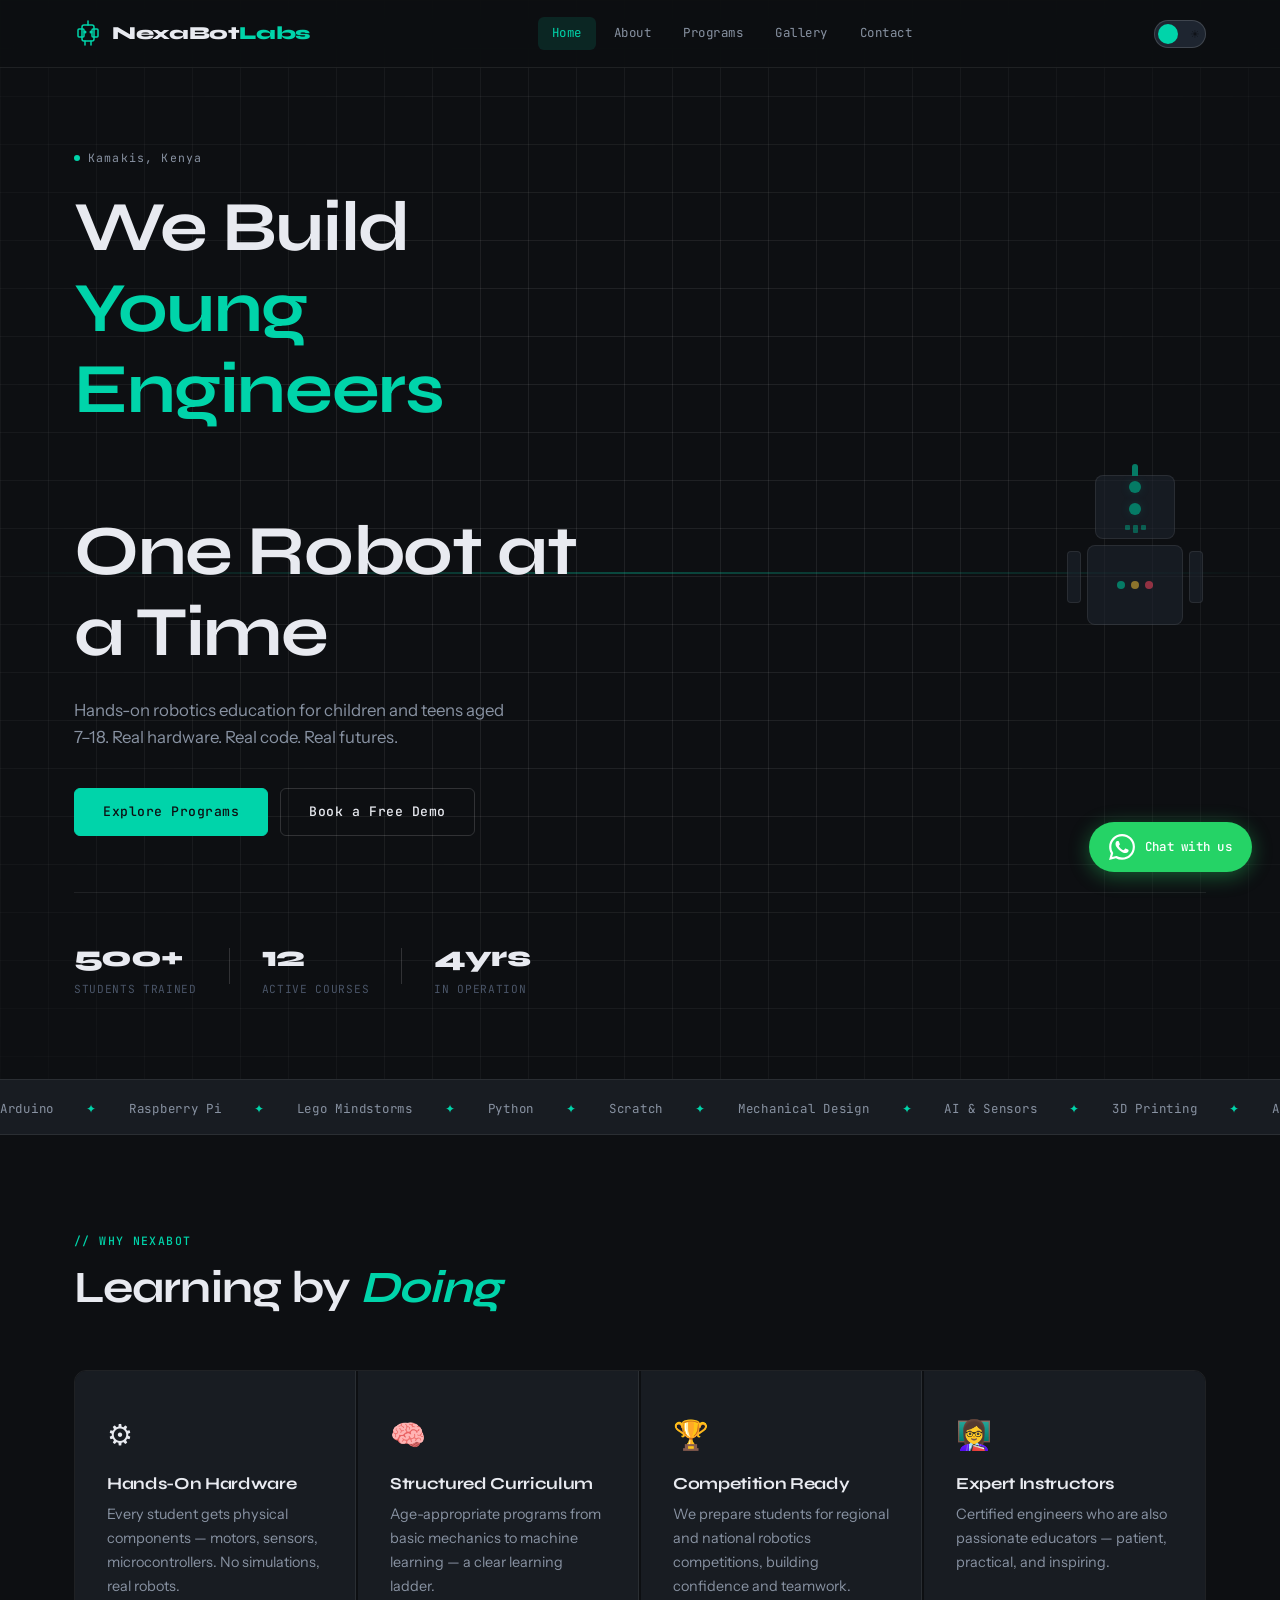
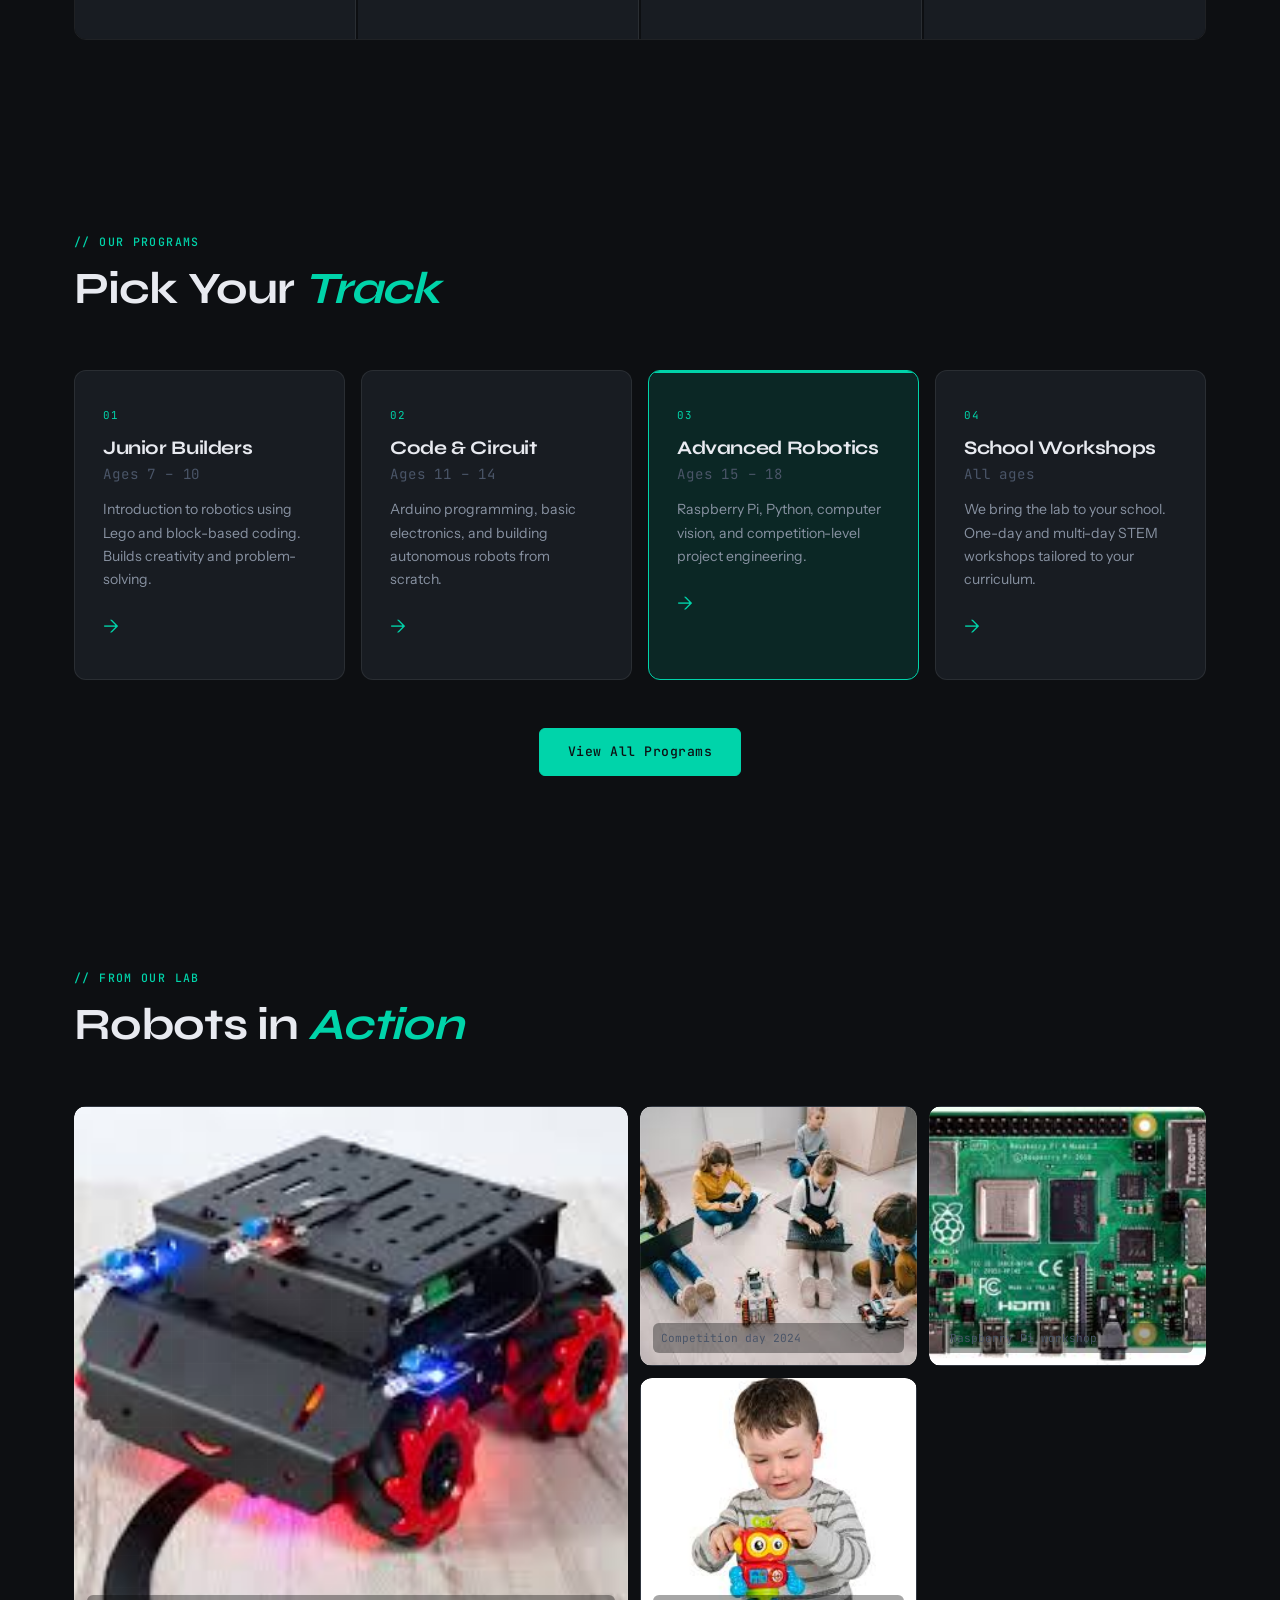
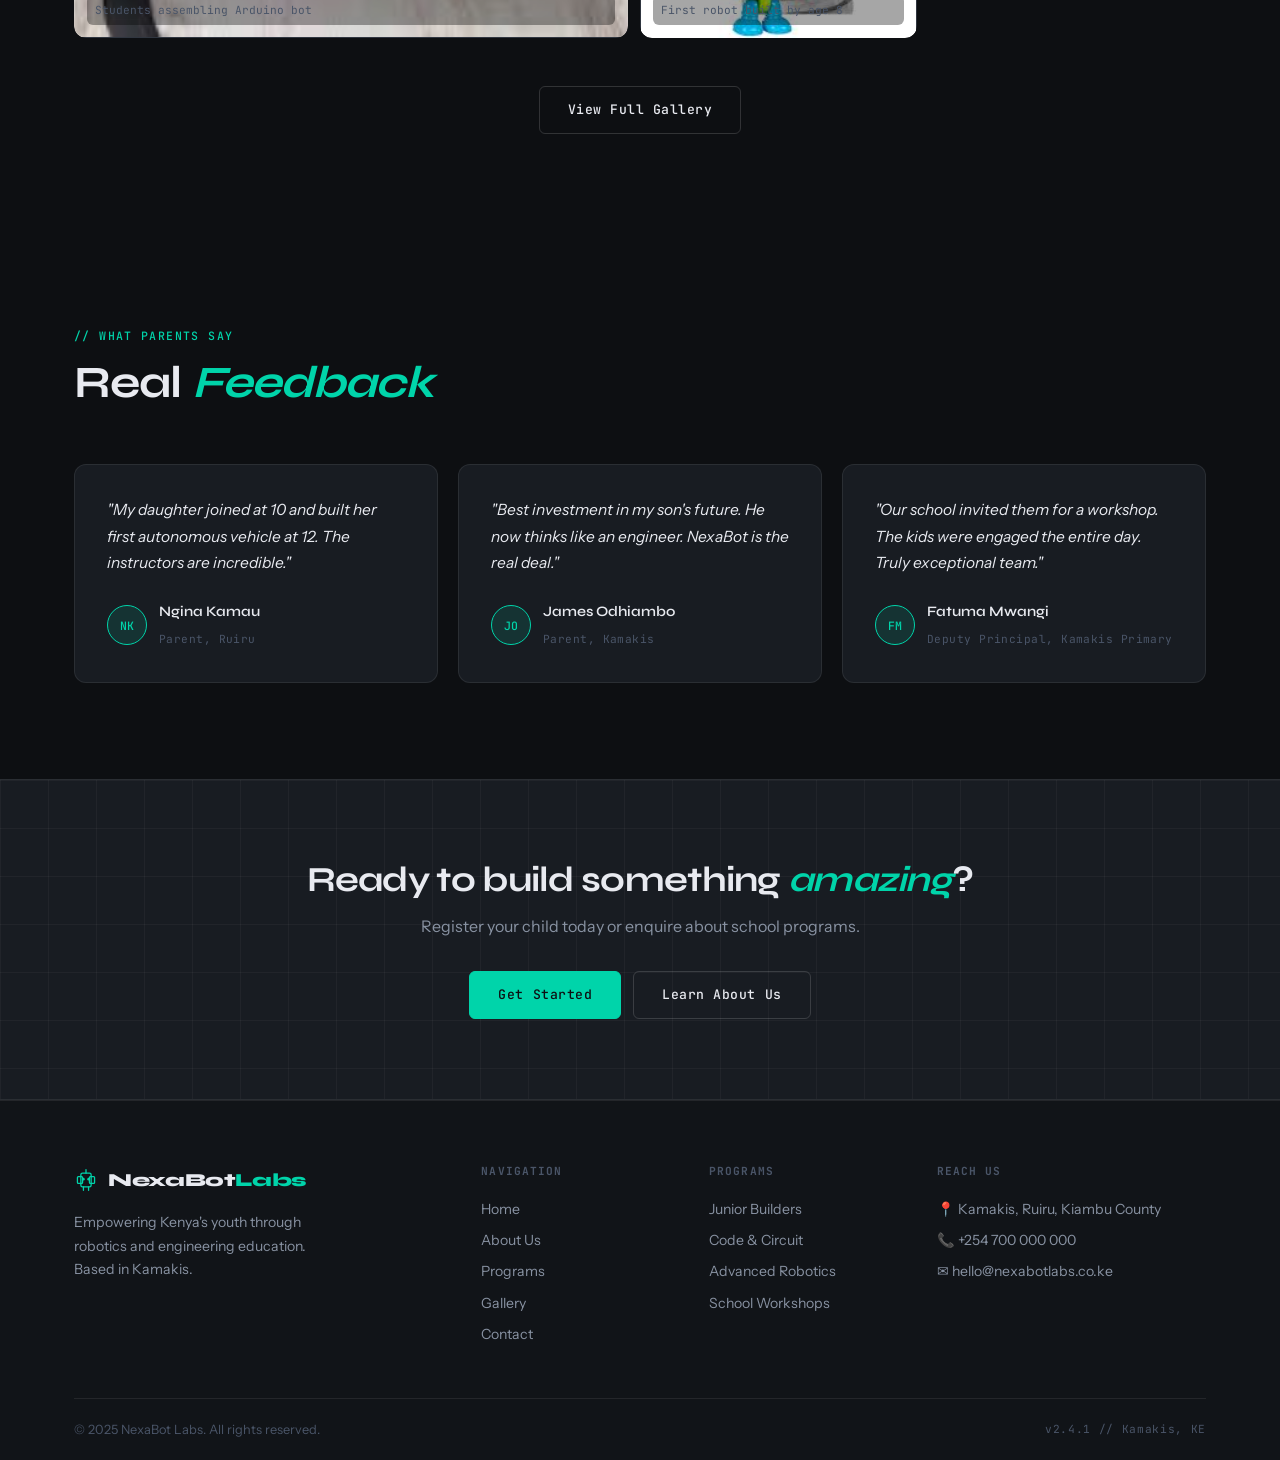
<file: index.html>
<!DOCTYPE html>
<html lang="en" data-theme="dark">
<head>
  <meta charset="UTF-8" />
  <meta name="viewport" content="width=device-width, initial-scale=1.0" />
  <title>NexaBot Labs — Robotics Education for Young Minds | Kamakis, Kenya</title>
  <meta name="description" content="NexaBot Labs empowers the next generation of engineers and innovators through hands-on robotics education in Kamakis, Kenya. Programs for ages 7–18." />
  <meta name="keywords" content="robotics Kenya, robotics Kamakis, kids robotics, STEM education Kenya, youth engineering, NexaBot Labs" />
  <meta property="og:title" content="NexaBot Labs — Robotics Education for Young Minds" />
  <meta property="og:description" content="Hands-on robotics programs for youth in Kamakis, Kenya. Building tomorrow's engineers today." />
  <meta property="og:type" content="website" />
  <link rel="canonical" href="https://www.nexabotlabs.co.ke/" />
  <link rel="stylesheet" href="styles.css" />
  <link rel="preconnect" href="https://fonts.googleapis.com" />
  <link rel="preconnect" href="https://fonts.gstatic.com" crossorigin />
  <link href="https://fonts.googleapis.com/css2?family=Syne:wght@400;600;700;800&family=JetBrains+Mono:wght@300;400;500&family=Instrument+Sans:ital,wght@0,400;0,500;1,400&display=swap" rel="stylesheet" />
</head>
<body>

  <!-- NAVBAR -->
  <header class="navbar" id="navbar">
    <div class="nav-inner">
      <a href="index.html" class="nav-logo">
        <span class="logo-icon">
          <svg width="28" height="28" viewBox="0 0 28 28" fill="none">
            <rect x="4" y="10" width="6" height="8" rx="1" stroke="currentColor" stroke-width="1.5"/>
            <rect x="18" y="10" width="6" height="8" rx="1" stroke="currentColor" stroke-width="1.5"/>
            <rect x="8" y="6" width="12" height="16" rx="2" stroke="currentColor" stroke-width="1.5"/>
            <circle cx="11" cy="13" r="1.5" fill="currentColor"/>
            <circle cx="17" cy="13" r="1.5" fill="currentColor"/>
            <line x1="11" y1="22" x2="11" y2="26" stroke="currentColor" stroke-width="1.5" stroke-linecap="round"/>
            <line x1="17" y1="22" x2="17" y2="26" stroke="currentColor" stroke-width="1.5" stroke-linecap="round"/>
            <line x1="14" y1="2" x2="14" y2="6" stroke="currentColor" stroke-width="1.5" stroke-linecap="round"/>
          </svg>
        </span>
        <span class="logo-text">NexaBot<span class="logo-accent">Labs</span></span>
      </a>

      <nav class="nav-links" id="nav-links">
        <a href="index.html" class="nav-link active">Home</a>
        <a href="about.html" class="nav-link">About</a>
        <a href="services.html" class="nav-link">Programs</a>
        <a href="gallery.html" class="nav-link">Gallery</a>
        <a href="contact.html" class="nav-link">Contact</a>
      </nav>

      <div class="nav-controls">
        <button class="theme-toggle" id="theme-toggle" aria-label="Toggle light/dark theme">
          <span class="toggle-track">
            <span class="toggle-thumb"></span>
            <span class="toggle-icon sun">☀</span>
            <span class="toggle-icon moon">☽</span>
          </span>
        </button>
        <button class="nav-burger" id="nav-burger" aria-label="Open menu">
          <span></span><span></span><span></span>
        </button>
      </div>
    </div>
  </header>

  <!-- HERO -->
  <section class="hero">
    <div class="hero-grid-bg"></div>
    <div class="hero-scan-line"></div>
    <div class="container hero-inner">
      <div class="hero-tag"><span class="tag-dot"></span> Kamakis, Kenya</div>
      <h1 class="hero-title">
        We Build<br/>
        <span class="hero-title-accent">Young Engineers</span><br/>
        One Robot at<br/>a Time
      </h1>
      <p class="hero-sub">Hands-on robotics education for children and teens aged 7–18. Real hardware. Real code. Real futures.</p>
      <div class="hero-cta">
        <a href="services.html" class="btn btn-primary">Explore Programs</a>
        <a href="contact.html" class="btn btn-ghost">Book a Free Demo</a>
      </div>
      <div class="hero-stats">
        <div class="stat"><span class="stat-num">500+</span><span class="stat-label">Students Trained</span></div>
        <div class="stat-div"></div>
        <div class="stat"><span class="stat-num">12</span><span class="stat-label">Active Courses</span></div>
        <div class="stat-div"></div>
        <div class="stat"><span class="stat-num">4yrs</span><span class="stat-label">In Operation</span></div>
      </div>
    </div>
    <div class="hero-robot-frame">
      <div class="robot-display">
        <div class="robot-head">
          <div class="robot-eye left"></div>
          <div class="robot-eye right"></div>
          <div class="robot-mouth"><span></span><span></span><span></span></div>
        </div>
        <div class="robot-body">
          <div class="robot-chest-panel">
            <div class="chest-light l1"></div>
            <div class="chest-light l2"></div>
            <div class="chest-light l3"></div>
          </div>
        </div>
        <div class="robot-arms">
          <div class="robot-arm left"></div>
          <div class="robot-arm right"></div>
        </div>
      </div>
    </div>
  </section>

  <!-- MARQUEE STRIP -->
  <div class="marquee-strip">
    <div class="marquee-track">
      <span>Arduino</span><span class="mx">✦</span>
      <span>Raspberry Pi</span><span class="mx">✦</span>
      <span>Lego Mindstorms</span><span class="mx">✦</span>
      <span>Python</span><span class="mx">✦</span>
      <span>Scratch</span><span class="mx">✦</span>
      <span>Mechanical Design</span><span class="mx">✦</span>
      <span>AI & Sensors</span><span class="mx">✦</span>
      <span>3D Printing</span><span class="mx">✦</span>
      <span>Arduino</span><span class="mx">✦</span>
      <span>Raspberry Pi</span><span class="mx">✦</span>
      <span>Lego Mindstorms</span><span class="mx">✦</span>
      <span>Python</span><span class="mx">✦</span>
      <span>Scratch</span><span class="mx">✦</span>
      <span>Mechanical Design</span><span class="mx">✦</span>
      <span>AI & Sensors</span><span class="mx">✦</span>
      <span>3D Printing</span><span class="mx">✦</span>
    </div>
  </div>

  <!-- WHY US -->
  <section class="section why-section">
    <div class="container">
      <div class="section-header">
        <span class="section-label">// WHY NEXABOT</span>
        <h2 class="section-title">Learning by <em>Doing</em></h2>
      </div>
      <div class="why-grid">
        <div class="why-card">
          <div class="why-icon">⚙</div>
          <h3>Hands-On Hardware</h3>
          <p>Every student gets physical components — motors, sensors, microcontrollers. No simulations, real robots.</p>
        </div>
        <div class="why-card">
          <div class="why-icon">🧠</div>
          <h3>Structured Curriculum</h3>
          <p>Age-appropriate programs from basic mechanics to machine learning — a clear learning ladder.</p>
        </div>
        <div class="why-card">
          <div class="why-icon">🏆</div>
          <h3>Competition Ready</h3>
          <p>We prepare students for regional and national robotics competitions, building confidence and teamwork.</p>
        </div>
        <div class="why-card">
          <div class="why-icon">👩‍🏫</div>
          <h3>Expert Instructors</h3>
          <p>Certified engineers who are also passionate educators — patient, practical, and inspiring.</p>
        </div>
      </div>
    </div>
  </section>

  <!-- PROGRAMS PREVIEW -->
  <section class="section programs-preview">
    <div class="container">
      <div class="section-header">
        <span class="section-label">// OUR PROGRAMS</span>
        <h2 class="section-title">Pick Your <em>Track</em></h2>
      </div>
      <div class="programs-grid">
        <a href="services.html" class="program-card">
          <div class="program-num">01</div>
          <h3>Junior Builders</h3>
          <p class="program-age">Ages 7 – 10</p>
          <p>Introduction to robotics using Lego and block-based coding. Builds creativity and problem-solving.</p>
          <span class="program-arrow">→</span>
        </a>
        <a href="services.html" class="program-card">
          <div class="program-num">02</div>
          <h3>Code & Circuit</h3>
          <p class="program-age">Ages 11 – 14</p>
          <p>Arduino programming, basic electronics, and building autonomous robots from scratch.</p>
          <span class="program-arrow">→</span>
        </a>
        <a href="services.html" class="program-card featured">
          <div class="program-num">03</div>
          <h3>Advanced Robotics</h3>
          <p class="program-age">Ages 15 – 18</p>
          <p>Raspberry Pi, Python, computer vision, and competition-level project engineering.</p>
          <span class="program-arrow">→</span>
        </a>
        <a href="services.html" class="program-card">
          <div class="program-num">04</div>
          <h3>School Workshops</h3>
          <p class="program-age">All ages</p>
          <p>We bring the lab to your school. One-day and multi-day STEM workshops tailored to your curriculum.</p>
          <span class="program-arrow">→</span>
        </a>
      </div>
      <div class="section-cta">
        <a href="services.html" class="btn btn-primary">View All Programs</a>
      </div>
    </div>
  </section>

  <!-- GALLERY TEASER -->
  <section class="section gallery-teaser">
    <div class="container">
      <div class="section-header">
        <span class="section-label">// FROM OUR LAB</span>
        <h2 class="section-title">Robots in <em>Action</em></h2>
      </div>
      <div class="gallery-grid-preview">
        <div class="gp-item gp-large">
          <div class="gp-placeholder" style="background-image: url('assets/arduino.jpg');" data-label="Students assembling Arduino bot"></div>
        </div>
        <div class="gp-item">
          <div class="gp-placeholder" style="background-image: url('assets/competition-2024.jpg');" data-label="Competition day 2024"></div>
        </div>
        <div class="gp-item">
          <div class="gp-placeholder" style="background-image: url('assets/raspberry-pi-workshop.jpg');" data-label="Raspberry Pi workshop"></div>
        </div>
        <div class="gp-item">
          <div class="gp-placeholder" style="background-image: url('assets/first-robot.jpg');" data-label="First robot built by age 8"></div>
        </div>
      </div>
      <div class="section-cta">
        <a href="gallery.html" class="btn btn-ghost">View Full Gallery</a>
      </div>
    </div>
  </section>

  <!-- TESTIMONIALS -->
  <section class="section testimonials">
    <div class="container">
      <div class="section-header">
        <span class="section-label">// WHAT PARENTS SAY</span>
        <h2 class="section-title">Real <em>Feedback</em></h2>
      </div>
      <div class="testi-grid">
        <div class="testi-card">
          <p>"My daughter joined at 10 and built her first autonomous vehicle at 12. The instructors are incredible."</p>
          <div class="testi-author">
            <div class="testi-avatar">NK</div>
            <div>
              <strong>Ngina Kamau</strong>
              <span>Parent, Ruiru</span>
            </div>
          </div>
        </div>
        <div class="testi-card">
          <p>"Best investment in my son's future. He now thinks like an engineer. NexaBot is the real deal."</p>
          <div class="testi-author">
            <div class="testi-avatar">JO</div>
            <div>
              <strong>James Odhiambo</strong>
              <span>Parent, Kamakis</span>
            </div>
          </div>
        </div>
        <div class="testi-card">
          <p>"Our school invited them for a workshop. The kids were engaged the entire day. Truly exceptional team."</p>
          <div class="testi-author">
            <div class="testi-avatar">FM</div>
            <div>
              <strong>Fatuma Mwangi</strong>
              <span>Deputy Principal, Kamakis Primary</span>
            </div>
          </div>
        </div>
      </div>
    </div>
  </section>

  <!-- CTA BAND -->
  <section class="cta-band">
    <div class="container">
      <h2>Ready to build something <em>amazing</em>?</h2>
      <p>Register your child today or enquire about school programs.</p>
      <div class="cta-buttons">
        <a href="contact.html" class="btn btn-primary">Get Started</a>
        <a href="about.html" class="btn btn-ghost">Learn About Us</a>
      </div>
    </div>
  </section>

  <!-- FOOTER -->
  <footer class="footer">
    <div class="container">
      <div class="footer-grid">
        <div class="footer-brand">
          <a href="index.html" class="nav-logo">
            <span class="logo-icon">
              <svg width="24" height="24" viewBox="0 0 28 28" fill="none">
                <rect x="4" y="10" width="6" height="8" rx="1" stroke="currentColor" stroke-width="1.5"/>
                <rect x="18" y="10" width="6" height="8" rx="1" stroke="currentColor" stroke-width="1.5"/>
                <rect x="8" y="6" width="12" height="16" rx="2" stroke="currentColor" stroke-width="1.5"/>
                <circle cx="11" cy="13" r="1.5" fill="currentColor"/>
                <circle cx="17" cy="13" r="1.5" fill="currentColor"/>
                <line x1="11" y1="22" x2="11" y2="26" stroke="currentColor" stroke-width="1.5" stroke-linecap="round"/>
                <line x1="17" y1="22" x2="17" y2="26" stroke="currentColor" stroke-width="1.5" stroke-linecap="round"/>
                <line x1="14" y1="2" x2="14" y2="6" stroke="currentColor" stroke-width="1.5" stroke-linecap="round"/>
              </svg>
            </span>
            <span class="logo-text">NexaBot<span class="logo-accent">Labs</span></span>
          </a>
          <p>Empowering Kenya's youth through robotics and engineering education. Based in Kamakis.</p>
        </div>
        <div class="footer-links">
          <h4>Navigation</h4>
          <a href="index.html">Home</a>
          <a href="about.html">About Us</a>
          <a href="services.html">Programs</a>
          <a href="gallery.html">Gallery</a>
          <a href="contact.html">Contact</a>
        </div>
        <div class="footer-links">
          <h4>Programs</h4>
          <a href="services.html">Junior Builders</a>
          <a href="services.html">Code & Circuit</a>
          <a href="services.html">Advanced Robotics</a>
          <a href="services.html">School Workshops</a>
        </div>
        <div class="footer-contact">
          <h4>Reach Us</h4>
          <p>📍 Kamakis, Ruiru, Kiambu County</p>
          <p>📞 +254 700 000 000</p>
          <p>✉ hello@nexabotlabs.co.ke</p>
        </div>
      </div>
      <div class="footer-bottom">
        <span>© 2025 NexaBot Labs. All rights reserved.</span>
        <span class="footer-mono">v2.4.1 // Kamakis, KE</span>
      </div>
    </div>
  </footer>

  <!-- WHATSAPP BUTTON -->
  <a href="https://wa.me/254700000000?text=Hello%20NexaBot%20Labs%2C%20I%27m%20interested%20in%20your%20robotics%20programs." class="whatsapp-btn" target="_blank" rel="noopener" aria-label="Chat on WhatsApp">
    <svg viewBox="0 0 24 24" fill="currentColor" width="26" height="26">
      <path d="M17.472 14.382c-.297-.149-1.758-.867-2.03-.967-.273-.099-.471-.148-.67.15-.197.297-.767.966-.94 1.164-.173.199-.347.223-.644.075-.297-.15-1.255-.463-2.39-1.475-.883-.788-1.48-1.761-1.653-2.059-.173-.297-.018-.458.13-.606.134-.133.298-.347.446-.52.149-.174.198-.298.298-.497.099-.198.05-.371-.025-.52-.075-.149-.669-1.612-.916-2.207-.242-.579-.487-.5-.669-.51-.173-.008-.371-.01-.57-.01-.198 0-.52.074-.792.372-.272.297-1.04 1.016-1.04 2.479 0 1.462 1.065 2.875 1.213 3.074.149.198 2.096 3.2 5.077 4.487.709.306 1.262.489 1.694.625.712.227 1.36.195 1.871.118.571-.085 1.758-.719 2.006-1.413.248-.694.248-1.289.173-1.413-.074-.124-.272-.198-.57-.347m-5.421 7.403h-.004a9.87 9.87 0 01-5.031-1.378l-.361-.214-3.741.982.998-3.648-.235-.374a9.86 9.86 0 01-1.51-5.26c.001-5.45 4.436-9.884 9.888-9.884 2.64 0 5.122 1.03 6.988 2.898a9.825 9.825 0 012.893 6.994c-.003 5.45-4.437 9.884-9.885 9.884m8.413-18.297A11.815 11.815 0 0012.05 0C5.495 0 .16 5.335.157 11.892c0 2.096.547 4.142 1.588 5.945L.057 24l6.305-1.654a11.882 11.882 0 005.683 1.448h.005c6.554 0 11.89-5.335 11.893-11.893a11.821 11.821 0 00-3.48-8.413z"/>
    </svg>
    <span>Chat with us</span>
  </a>

  <script src="script.js"></script>
</body>
</html>
</file>
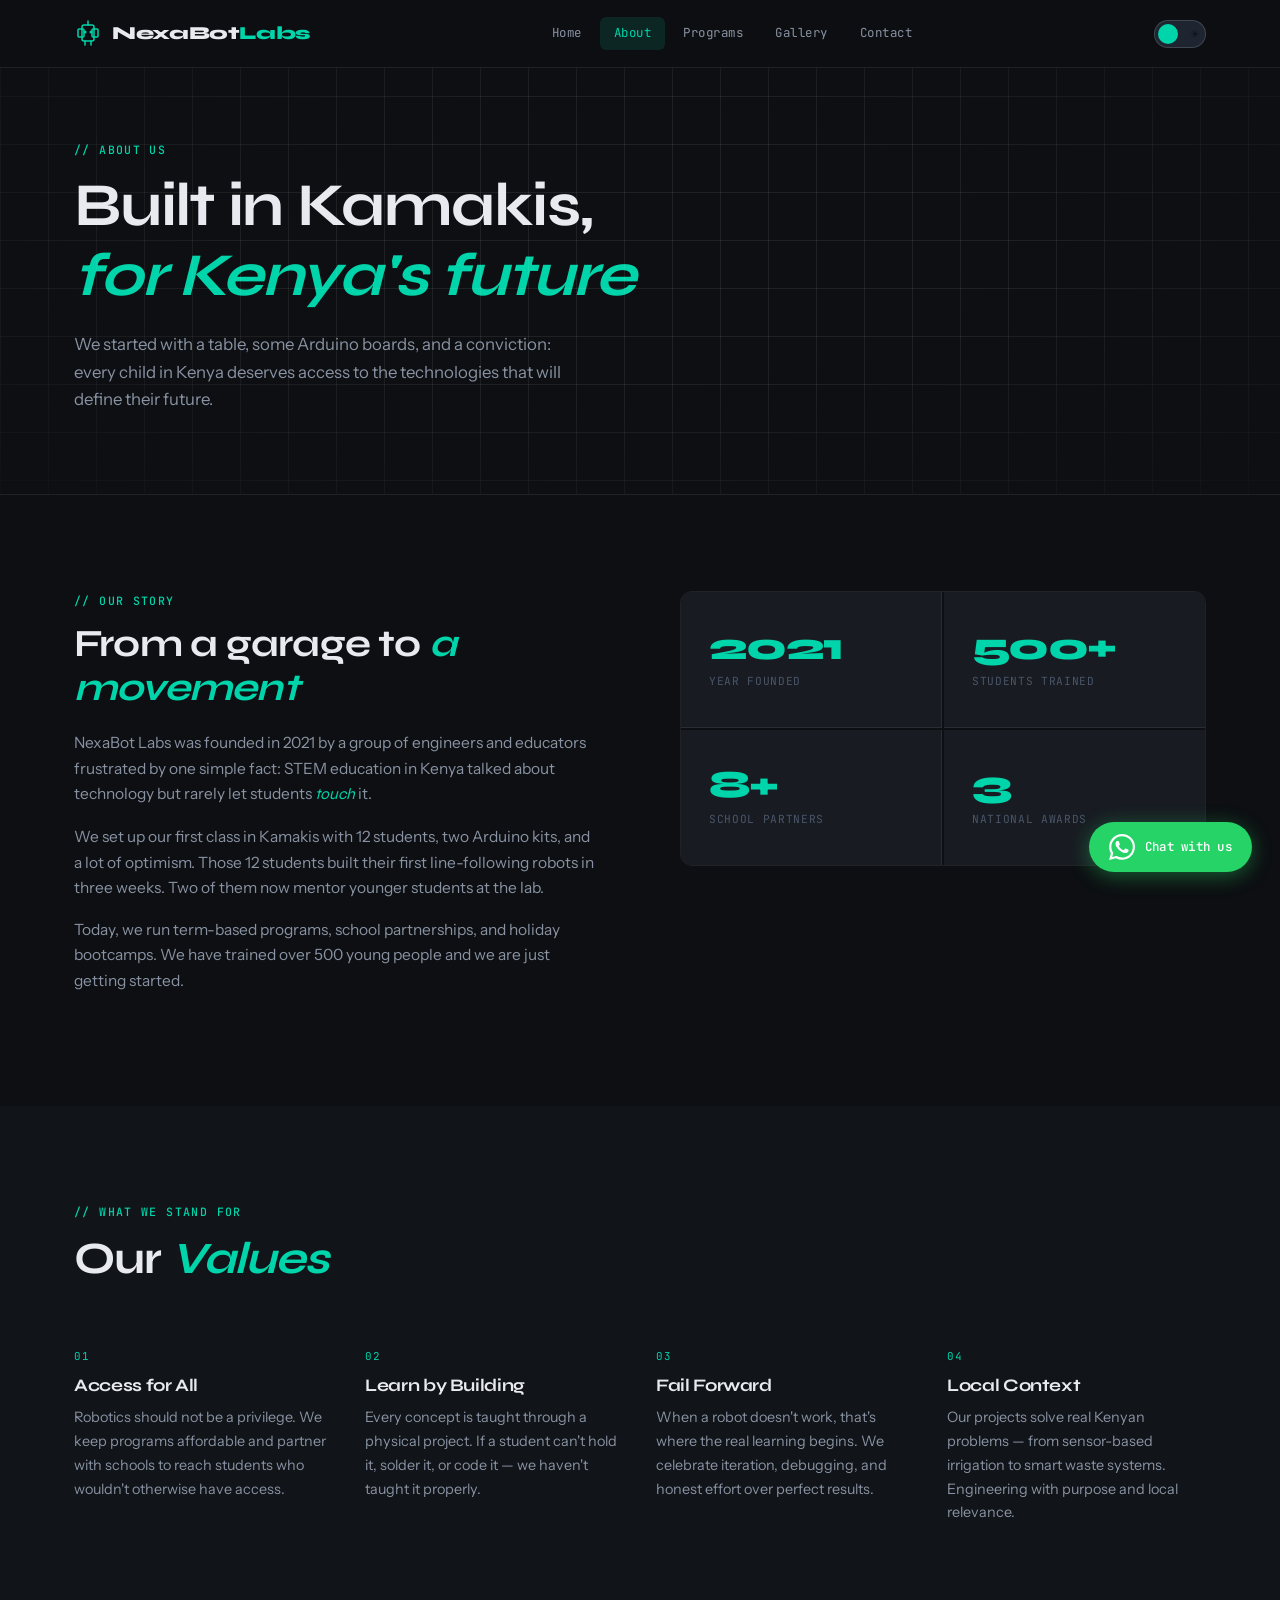
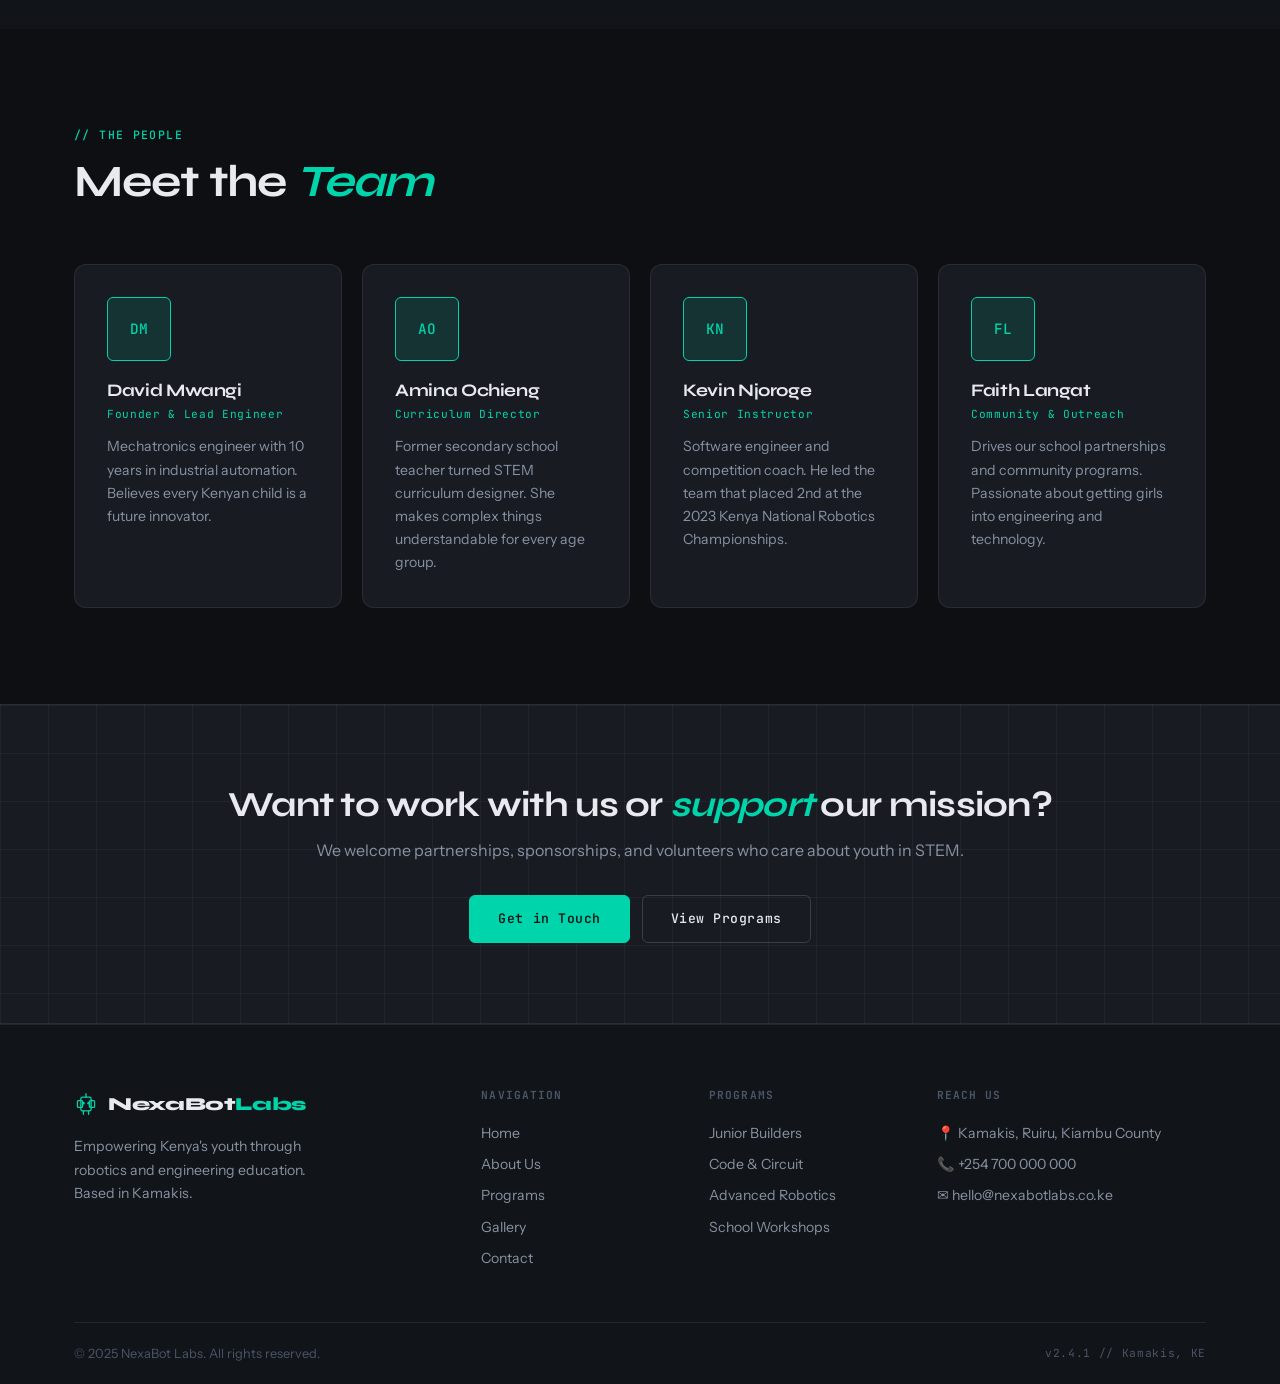
<file: about.html>
<!DOCTYPE html>
<html lang="en" data-theme="dark">
<head>
  <meta charset="UTF-8" />
  <meta name="viewport" content="width=device-width, initial-scale=1.0" />
  <title>About Us — NexaBot Labs | Robotics Education, Kamakis</title>
  <meta name="description" content="Learn about NexaBot Labs — our mission, team, and story of bringing robotics education to youth in Kamakis and across Kenya." />
  <link rel="canonical" href="https://www.nexabotlabs.co.ke/about" />
  <link rel="stylesheet" href="styles.css" />
  <link rel="preconnect" href="https://fonts.googleapis.com" />
  <link rel="preconnect" href="https://fonts.gstatic.com" crossorigin />
  <link href="https://fonts.googleapis.com/css2?family=Syne:wght@400;600;700;800&family=JetBrains+Mono:wght@300;400;500&family=Instrument+Sans:ital,wght@0,400;0,500;1,400&display=swap" rel="stylesheet" />
</head>
<body>
  <header class="navbar" id="navbar">
    <div class="nav-inner">
      <a href="index.html" class="nav-logo">
        <span class="logo-icon">
          <svg width="28" height="28" viewBox="0 0 28 28" fill="none">
            <rect x="4" y="10" width="6" height="8" rx="1" stroke="currentColor" stroke-width="1.5"/>
            <rect x="18" y="10" width="6" height="8" rx="1" stroke="currentColor" stroke-width="1.5"/>
            <rect x="8" y="6" width="12" height="16" rx="2" stroke="currentColor" stroke-width="1.5"/>
            <circle cx="11" cy="13" r="1.5" fill="currentColor"/>
            <circle cx="17" cy="13" r="1.5" fill="currentColor"/>
            <line x1="11" y1="22" x2="11" y2="26" stroke="currentColor" stroke-width="1.5" stroke-linecap="round"/>
            <line x1="17" y1="22" x2="17" y2="26" stroke="currentColor" stroke-width="1.5" stroke-linecap="round"/>
            <line x1="14" y1="2" x2="14" y2="6" stroke="currentColor" stroke-width="1.5" stroke-linecap="round"/>
          </svg>
        </span>
        <span class="logo-text">NexaBot<span class="logo-accent">Labs</span></span>
      </a>
      <nav class="nav-links" id="nav-links">
        <a href="index.html" class="nav-link">Home</a>
        <a href="about.html" class="nav-link active">About</a>
        <a href="services.html" class="nav-link">Programs</a>
        <a href="gallery.html" class="nav-link">Gallery</a>
        <a href="contact.html" class="nav-link">Contact</a>
      </nav>
      <div class="nav-controls">
        <button class="theme-toggle" id="theme-toggle" aria-label="Toggle light/dark theme">
          <span class="toggle-track"><span class="toggle-thumb"></span><span class="toggle-icon sun">☀</span><span class="toggle-icon moon">☽</span></span>
        </button>
        <button class="nav-burger" id="nav-burger" aria-label="Open menu">
          <span></span><span></span><span></span>
        </button>
      </div>
    </div>
  </header>

  <!-- PAGE HERO -->
  <section class="page-hero">
    <div class="hero-grid-bg"></div>
    <div class="container">
      <span class="section-label">// ABOUT US</span>
      <h1 class="page-title">Built in Kamakis,<br/><em>for Kenya's future</em></h1>
      <p>We started with a table, some Arduino boards, and a conviction: every child in Kenya deserves access to the technologies that will define their future.</p>
    </div>
  </section>

  <!-- STORY -->
  <section class="section">
    <div class="container story-layout">
      <div class="story-text">
        <span class="section-label">// OUR STORY</span>
        <h2>From a garage to <em>a movement</em></h2>
        <p>NexaBot Labs was founded in 2021 by a group of engineers and educators frustrated by one simple fact: STEM education in Kenya talked about technology but rarely let students <em>touch</em> it.</p>
        <p>We set up our first class in Kamakis with 12 students, two Arduino kits, and a lot of optimism. Those 12 students built their first line-following robots in three weeks. Two of them now mentor younger students at the lab.</p>
        <p>Today, we run term-based programs, school partnerships, and holiday bootcamps. We have trained over 500 young people and we are just getting started.</p>
      </div>
      <div class="story-numbers">
        <div class="big-stat">
          <span class="big-num">2021</span>
          <span class="big-label">Year Founded</span>
        </div>
        <div class="big-stat">
          <span class="big-num">500+</span>
          <span class="big-label">Students Trained</span>
        </div>
        <div class="big-stat">
          <span class="big-num">8+</span>
          <span class="big-label">School Partners</span>
        </div>
        <div class="big-stat">
          <span class="big-num">3</span>
          <span class="big-label">National Awards</span>
        </div>
      </div>
    </div>
  </section>

  <!-- MISSION / VALUES -->
  <section class="section values-section">
    <div class="container">
      <div class="section-header">
        <span class="section-label">// WHAT WE STAND FOR</span>
        <h2 class="section-title">Our <em>Values</em></h2>
      </div>
      <div class="values-grid">
        <div class="value-item">
          <span class="value-num">01</span>
          <h3>Access for All</h3>
          <p>Robotics should not be a privilege. We keep programs affordable and partner with schools to reach students who wouldn't otherwise have access.</p>
        </div>
        <div class="value-item">
          <span class="value-num">02</span>
          <h3>Learn by Building</h3>
          <p>Every concept is taught through a physical project. If a student can't hold it, solder it, or code it — we haven't taught it properly.</p>
        </div>
        <div class="value-item">
          <span class="value-num">03</span>
          <h3>Fail Forward</h3>
          <p>When a robot doesn't work, that's where the real learning begins. We celebrate iteration, debugging, and honest effort over perfect results.</p>
        </div>
        <div class="value-item">
          <span class="value-num">04</span>
          <h3>Local Context</h3>
          <p>Our projects solve real Kenyan problems — from sensor-based irrigation to smart waste systems. Engineering with purpose and local relevance.</p>
        </div>
      </div>
    </div>
  </section>

  <!-- TEAM -->
  <section class="section team-section">
    <div class="container">
      <div class="section-header">
        <span class="section-label">// THE PEOPLE</span>
        <h2 class="section-title">Meet the <em>Team</em></h2>
      </div>
      <div class="team-grid">
        <div class="team-card">
          <div class="team-avatar" data-initials="DM"></div>
          <div class="team-info">
            <h3>David Mwangi</h3>
            <span class="team-role">Founder & Lead Engineer</span>
            <p>Mechatronics engineer with 10 years in industrial automation. Believes every Kenyan child is a future innovator.</p>
          </div>
        </div>
        <div class="team-card">
          <div class="team-avatar" data-initials="AO"></div>
          <div class="team-info">
            <h3>Amina Ochieng</h3>
            <span class="team-role">Curriculum Director</span>
            <p>Former secondary school teacher turned STEM curriculum designer. She makes complex things understandable for every age group.</p>
          </div>
        </div>
        <div class="team-card">
          <div class="team-avatar" data-initials="KN"></div>
          <div class="team-info">
            <h3>Kevin Njoroge</h3>
            <span class="team-role">Senior Instructor</span>
            <p>Software engineer and competition coach. He led the team that placed 2nd at the 2023 Kenya National Robotics Championships.</p>
          </div>
        </div>
        <div class="team-card">
          <div class="team-avatar" data-initials="FL"></div>
          <div class="team-info">
            <h3>Faith Langat</h3>
            <span class="team-role">Community & Outreach</span>
            <p>Drives our school partnerships and community programs. Passionate about getting girls into engineering and technology.</p>
          </div>
        </div>
      </div>
    </div>
  </section>

  <!-- CTA BAND -->
  <section class="cta-band">
    <div class="container">
      <h2>Want to work with us or <em>support</em> our mission?</h2>
      <p>We welcome partnerships, sponsorships, and volunteers who care about youth in STEM.</p>
      <div class="cta-buttons">
        <a href="contact.html" class="btn btn-primary">Get in Touch</a>
        <a href="services.html" class="btn btn-ghost">View Programs</a>
      </div>
    </div>
  </section>

  <footer class="footer">
    <div class="container">
      <div class="footer-grid">
        <div class="footer-brand">
          <a href="index.html" class="nav-logo">
            <span class="logo-icon"><svg width="24" height="24" viewBox="0 0 28 28" fill="none"><rect x="4" y="10" width="6" height="8" rx="1" stroke="currentColor" stroke-width="1.5"/><rect x="18" y="10" width="6" height="8" rx="1" stroke="currentColor" stroke-width="1.5"/><rect x="8" y="6" width="12" height="16" rx="2" stroke="currentColor" stroke-width="1.5"/><circle cx="11" cy="13" r="1.5" fill="currentColor"/><circle cx="17" cy="13" r="1.5" fill="currentColor"/><line x1="11" y1="22" x2="11" y2="26" stroke="currentColor" stroke-width="1.5" stroke-linecap="round"/><line x1="17" y1="22" x2="17" y2="26" stroke="currentColor" stroke-width="1.5" stroke-linecap="round"/><line x1="14" y1="2" x2="14" y2="6" stroke="currentColor" stroke-width="1.5" stroke-linecap="round"/></svg></span>
            <span class="logo-text">NexaBot<span class="logo-accent">Labs</span></span>
          </a>
          <p>Empowering Kenya's youth through robotics and engineering education. Based in Kamakis.</p>
        </div>
        <div class="footer-links"><h4>Navigation</h4><a href="index.html">Home</a><a href="about.html">About Us</a><a href="services.html">Programs</a><a href="gallery.html">Gallery</a><a href="contact.html">Contact</a></div>
        <div class="footer-links"><h4>Programs</h4><a href="services.html">Junior Builders</a><a href="services.html">Code & Circuit</a><a href="services.html">Advanced Robotics</a><a href="services.html">School Workshops</a></div>
        <div class="footer-contact"><h4>Reach Us</h4><p>📍 Kamakis, Ruiru, Kiambu County</p><p>📞 +254 700 000 000</p><p>✉ hello@nexabotlabs.co.ke</p></div>
      </div>
      <div class="footer-bottom">
        <span>© 2025 NexaBot Labs. All rights reserved.</span>
        <span class="footer-mono">v2.4.1 // Kamakis, KE</span>
      </div>
    </div>
  </footer>

  <a href="https://wa.me/254700000000?text=Hello%20NexaBot%20Labs%2C%20I%27m%20interested%20in%20your%20robotics%20programs." class="whatsapp-btn" target="_blank" rel="noopener" aria-label="Chat on WhatsApp">
    <svg viewBox="0 0 24 24" fill="currentColor" width="26" height="26"><path d="M17.472 14.382c-.297-.149-1.758-.867-2.03-.967-.273-.099-.471-.148-.67.15-.197.297-.767.966-.94 1.164-.173.199-.347.223-.644.075-.297-.15-1.255-.463-2.39-1.475-.883-.788-1.48-1.761-1.653-2.059-.173-.297-.018-.458.13-.606.134-.133.298-.347.446-.52.149-.174.198-.298.298-.497.099-.198.05-.371-.025-.52-.075-.149-.669-1.612-.916-2.207-.242-.579-.487-.5-.669-.51-.173-.008-.371-.01-.57-.01-.198 0-.52.074-.792.372-.272.297-1.04 1.016-1.04 2.479 0 1.462 1.065 2.875 1.213 3.074.149.198 2.096 3.2 5.077 4.487.709.306 1.262.489 1.694.625.712.227 1.36.195 1.871.118.571-.085 1.758-.719 2.006-1.413.248-.694.248-1.289.173-1.413-.074-.124-.272-.198-.57-.347m-5.421 7.403h-.004a9.87 9.87 0 01-5.031-1.378l-.361-.214-3.741.982.998-3.648-.235-.374a9.86 9.86 0 01-1.51-5.26c.001-5.45 4.436-9.884 9.888-9.884 2.64 0 5.122 1.03 6.988 2.898a9.825 9.825 0 012.893 6.994c-.003 5.45-4.437 9.884-9.885 9.884m8.413-18.297A11.815 11.815 0 0012.05 0C5.495 0 .16 5.335.157 11.892c0 2.096.547 4.142 1.588 5.945L.057 24l6.305-1.654a11.882 11.882 0 005.683 1.448h.005c6.554 0 11.89-5.335 11.893-11.893a11.821 11.821 0 00-3.48-8.413z"/></svg>
    <span>Chat with us</span>
  </a>

  <script src="script.js"></script>
</body>
</html>
</file>
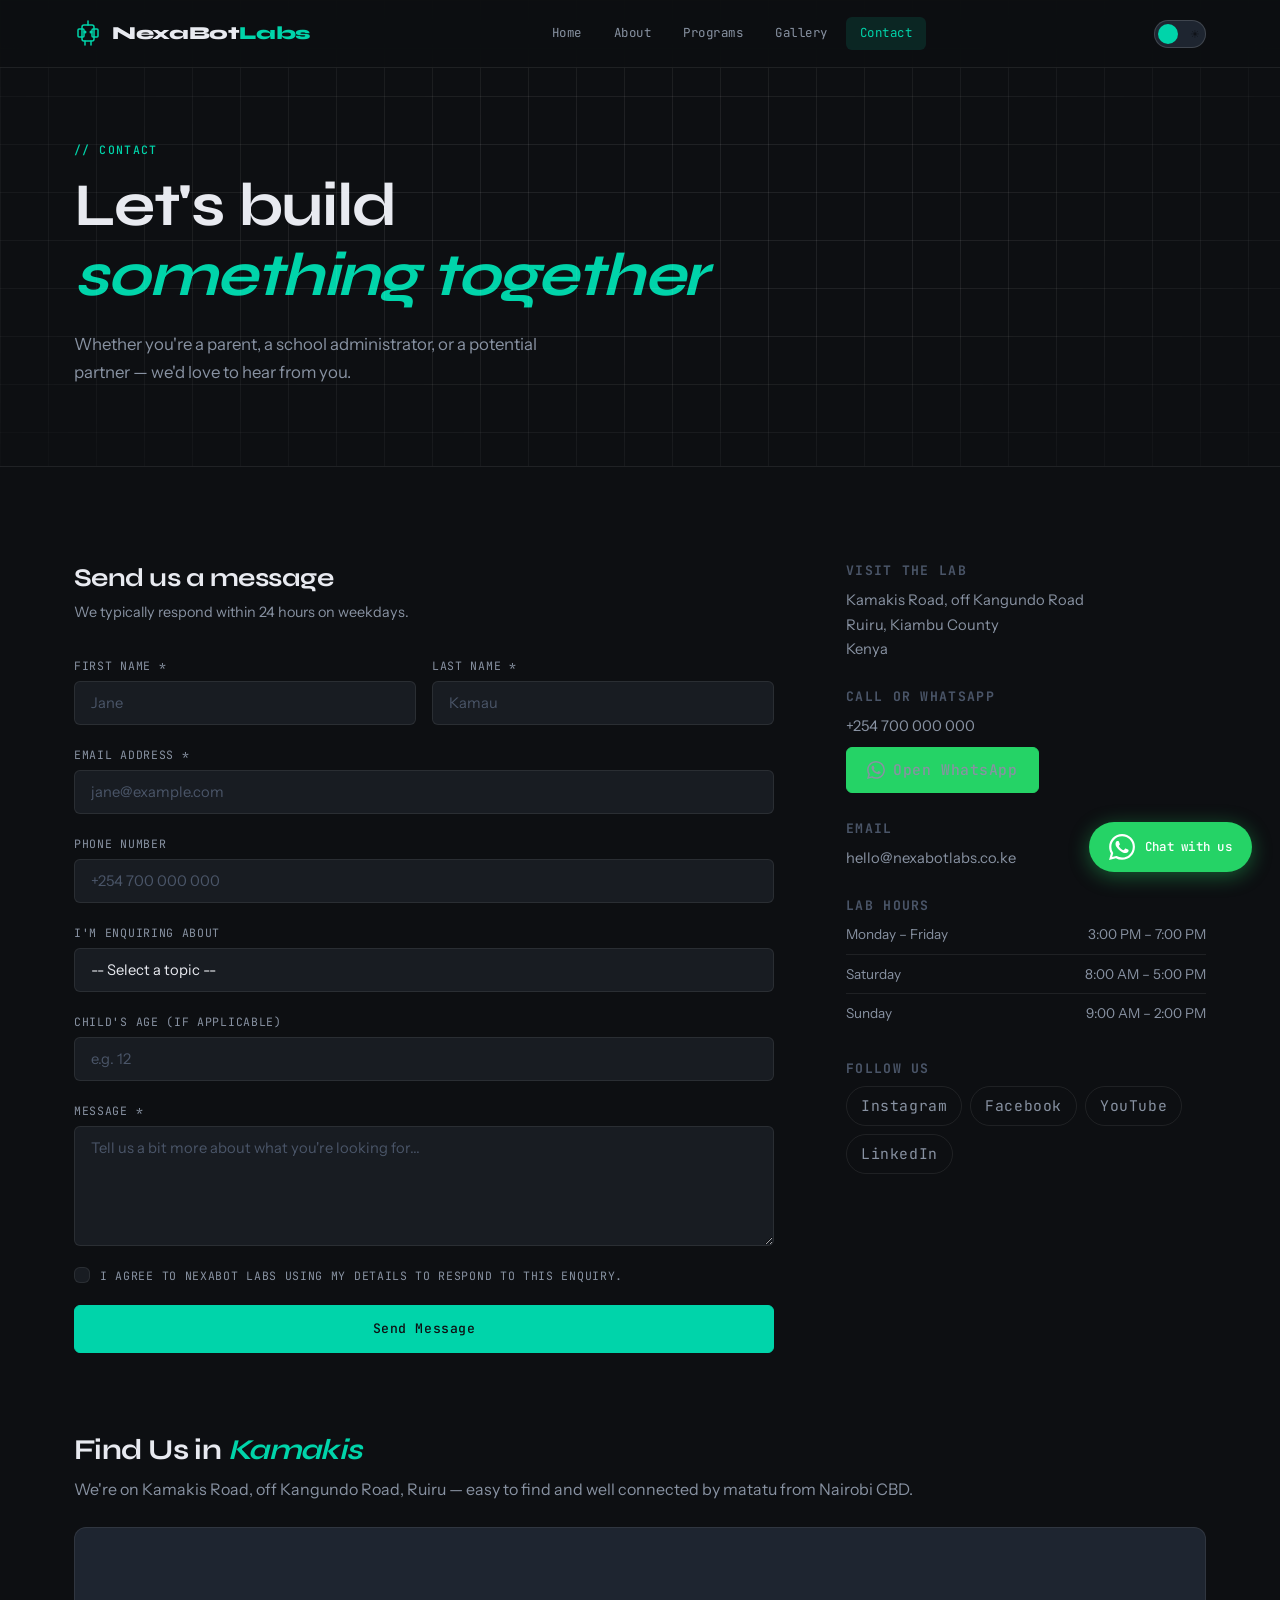
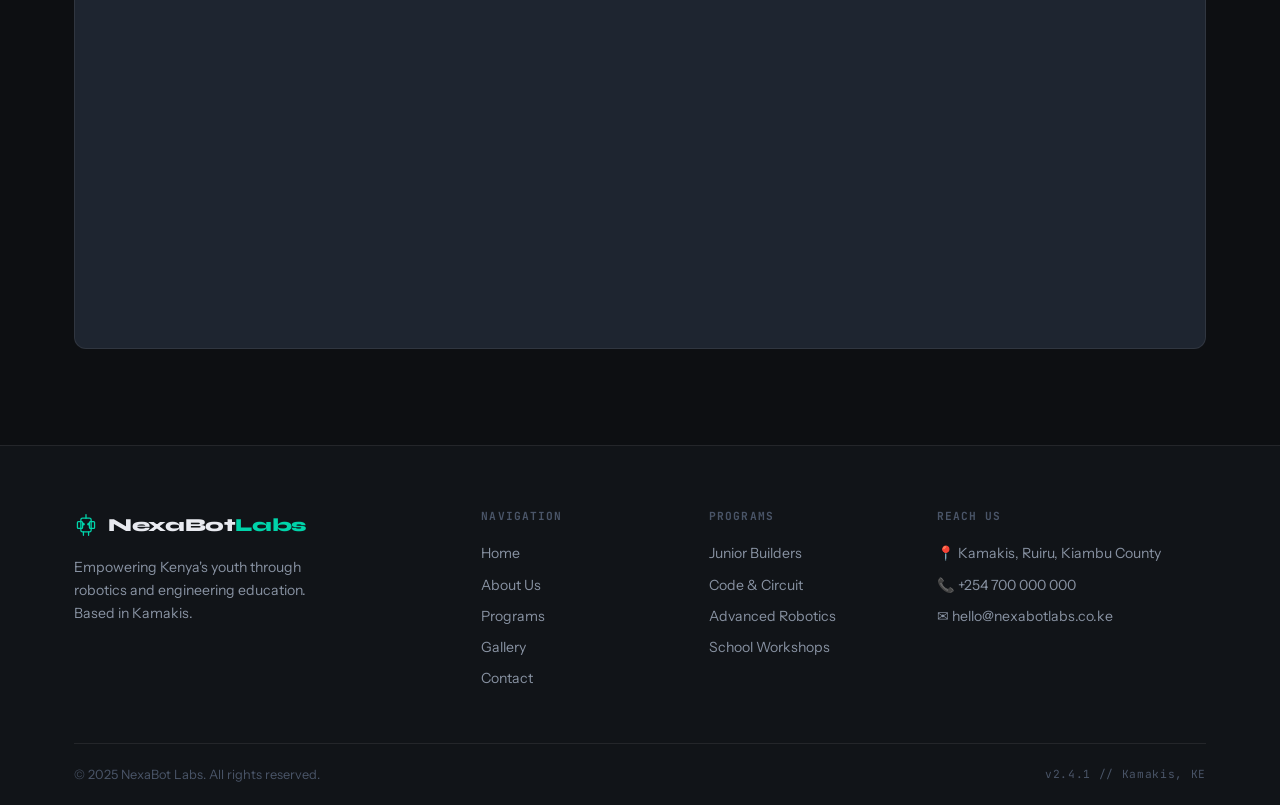
<file: contact.html>
<!DOCTYPE html>
<html lang="en" data-theme="dark">
<head>
  <meta charset="UTF-8" />
  <meta name="viewport" content="width=device-width, initial-scale=1.0" />
  <title>Contact Us — NexaBot Labs | Get in Touch, Kamakis</title>
  <meta name="description" content="Contact NexaBot Labs in Kamakis, Kenya. Enquire about robotics programs, school workshops, or book a free demo session for your child." />
  <link rel="canonical" href="https://www.nexabotlabs.co.ke/contact" />
  <link rel="stylesheet" href="styles.css" />
  <link rel="preconnect" href="https://fonts.googleapis.com" />
  <link rel="preconnect" href="https://fonts.gstatic.com" crossorigin />
  <link href="https://fonts.googleapis.com/css2?family=Syne:wght@400;600;700;800&family=JetBrains+Mono:wght@300;400;500&family=Instrument+Sans:ital,wght@0,400;0,500;1,400&display=swap" rel="stylesheet" />
</head>
<body>
  <header class="navbar" id="navbar">
    <div class="nav-inner">
      <a href="index.html" class="nav-logo">
        <span class="logo-icon">
          <svg width="28" height="28" viewBox="0 0 28 28" fill="none">
            <rect x="4" y="10" width="6" height="8" rx="1" stroke="currentColor" stroke-width="1.5"/>
            <rect x="18" y="10" width="6" height="8" rx="1" stroke="currentColor" stroke-width="1.5"/>
            <rect x="8" y="6" width="12" height="16" rx="2" stroke="currentColor" stroke-width="1.5"/>
            <circle cx="11" cy="13" r="1.5" fill="currentColor"/>
            <circle cx="17" cy="13" r="1.5" fill="currentColor"/>
            <line x1="11" y1="22" x2="11" y2="26" stroke="currentColor" stroke-width="1.5" stroke-linecap="round"/>
            <line x1="17" y1="22" x2="17" y2="26" stroke="currentColor" stroke-width="1.5" stroke-linecap="round"/>
            <line x1="14" y1="2" x2="14" y2="6" stroke="currentColor" stroke-width="1.5" stroke-linecap="round"/>
          </svg>
        </span>
        <span class="logo-text">NexaBot<span class="logo-accent">Labs</span></span>
      </a>
      <nav class="nav-links" id="nav-links">
        <a href="index.html" class="nav-link">Home</a>
        <a href="about.html" class="nav-link">About</a>
        <a href="services.html" class="nav-link">Programs</a>
        <a href="gallery.html" class="nav-link">Gallery</a>
        <a href="contact.html" class="nav-link active">Contact</a>
      </nav>
      <div class="nav-controls">
        <button class="theme-toggle" id="theme-toggle" aria-label="Toggle light/dark theme">
          <span class="toggle-track"><span class="toggle-thumb"></span><span class="toggle-icon sun">☀</span><span class="toggle-icon moon">☽</span></span>
        </button>
        <button class="nav-burger" id="nav-burger" aria-label="Open menu"><span></span><span></span><span></span></button>
      </div>
    </div>
  </header>

  <section class="page-hero">
    <div class="hero-grid-bg"></div>
    <div class="container">
      <span class="section-label">// CONTACT</span>
      <h1 class="page-title">Let's build<br/><em>something together</em></h1>
      <p>Whether you're a parent, a school administrator, or a potential partner — we'd love to hear from you.</p>
    </div>
  </section>

  <!-- CONTACT SECTION -->
  <section class="section contact-section">
    <div class="container">
      <div class="contact-layout">

        <!-- FORM -->
        <div class="contact-form-wrap">
          <h2>Send us a message</h2>
          <p class="form-intro">We typically respond within 24 hours on weekdays.</p>

          <form class="contact-form" id="contact-form" novalidate>
            <div class="form-row">
              <div class="form-group">
                <label for="fname">First Name *</label>
                <input type="text" id="fname" name="fname" placeholder="Jane" required />
              </div>
              <div class="form-group">
                <label for="lname">Last Name *</label>
                <input type="text" id="lname" name="lname" placeholder="Kamau" required />
              </div>
            </div>

            <div class="form-group">
              <label for="email">Email Address *</label>
              <input type="email" id="email" name="email" placeholder="jane@example.com" required />
            </div>

            <div class="form-group">
              <label for="phone">Phone Number</label>
              <input type="tel" id="phone" name="phone" placeholder="+254 700 000 000" />
            </div>

            <div class="form-group">
              <label for="subject">I'm enquiring about</label>
              <select id="subject" name="subject">
                <option value="">-- Select a topic --</option>
                <option value="junior">Junior Builders (Ages 7–10)</option>
                <option value="code">Code & Circuit (Ages 11–14)</option>
                <option value="advanced">Advanced Robotics (Ages 15–18)</option>
                <option value="workshop">School Workshop</option>
                <option value="bootcamp">Holiday Bootcamp</option>
                <option value="demo">Free Demo Session</option>
                <option value="partnership">Partnership / Sponsorship</option>
                <option value="other">Other</option>
              </select>
            </div>

            <div class="form-group">
              <label for="child-age">Child's Age (if applicable)</label>
              <input type="number" id="child-age" name="child-age" placeholder="e.g. 12" min="5" max="20" />
            </div>

            <div class="form-group">
              <label for="message">Message *</label>
              <textarea id="message" name="message" rows="5" placeholder="Tell us a bit more about what you're looking for..." required></textarea>
            </div>

            <div class="form-group form-check">
              <label class="checkbox-label" for="consent">
                <input type="checkbox" id="consent" name="consent" required />
                <span>I agree to NexaBot Labs using my details to respond to this enquiry.</span>
              </label>
            </div>

            <button type="submit" class="btn btn-primary btn-full" id="form-submit">
              <span class="btn-text">Send Message</span>
              <span class="btn-loading" style="display:none">Sending...</span>
            </button>

            <div class="form-success" id="form-success" style="display:none">
              <span>✓</span> Message received! We'll be in touch within 24 hours.
            </div>
            <div class="form-error" id="form-error" style="display:none">
              <span>✕</span> Something went wrong. Please try WhatsApp or email directly.
            </div>
          </form>
        </div>

        <!-- INFO -->
        <div class="contact-info">
          <div class="info-block">
            <h3>Visit the Lab</h3>
            <p>Kamakis Road, off Kangundo Road<br/>Ruiru, Kiambu County<br/>Kenya</p>
          </div>
          <div class="info-block">
            <h3>Call or WhatsApp</h3>
            <p><a href="tel:+254700000000">+254 700 000 000</a></p>
            <a href="https://wa.me/254700000000?text=Hello%20NexaBot%20Labs%2C%20I%27m%20interested%20in%20your%20programs." class="btn btn-whatsapp" target="_blank" rel="noopener">
              <svg viewBox="0 0 24 24" fill="currentColor" width="18" height="18"><path d="M17.472 14.382c-.297-.149-1.758-.867-2.03-.967-.273-.099-.471-.148-.67.15-.197.297-.767.966-.94 1.164-.173.199-.347.223-.644.075-.297-.15-1.255-.463-2.39-1.475-.883-.788-1.48-1.761-1.653-2.059-.173-.297-.018-.458.13-.606.134-.133.298-.347.446-.52.149-.174.198-.298.298-.497.099-.198.05-.371-.025-.52-.075-.149-.669-1.612-.916-2.207-.242-.579-.487-.5-.669-.51-.173-.008-.371-.01-.57-.01-.198 0-.52.074-.792.372-.272.297-1.04 1.016-1.04 2.479 0 1.462 1.065 2.875 1.213 3.074.149.198 2.096 3.2 5.077 4.487.709.306 1.262.489 1.694.625.712.227 1.36.195 1.871.118.571-.085 1.758-.719 2.006-1.413.248-.694.248-1.289.173-1.413-.074-.124-.272-.198-.57-.347m-5.421 7.403h-.004a9.87 9.87 0 01-5.031-1.378l-.361-.214-3.741.982.998-3.648-.235-.374a9.86 9.86 0 01-1.51-5.26c.001-5.45 4.436-9.884 9.888-9.884 2.64 0 5.122 1.03 6.988 2.898a9.825 9.825 0 012.893 6.994c-.003 5.45-4.437 9.884-9.885 9.884m8.413-18.297A11.815 11.815 0 0012.05 0C5.495 0 .16 5.335.157 11.892c0 2.096.547 4.142 1.588 5.945L.057 24l6.305-1.654a11.882 11.882 0 005.683 1.448h.005c6.554 0 11.89-5.335 11.893-11.893a11.821 11.821 0 00-3.48-8.413z"/></svg>
              Open WhatsApp
            </a>
          </div>
          <div class="info-block">
            <h3>Email</h3>
            <p><a href="mailto:hello@nexabotlabs.co.ke">hello@nexabotlabs.co.ke</a></p>
          </div>
          <div class="info-block">
            <h3>Lab Hours</h3>
            <div class="hours-table">
              <div class="hours-row"><span>Monday – Friday</span><span>3:00 PM – 7:00 PM</span></div>
              <div class="hours-row"><span>Saturday</span><span>8:00 AM – 5:00 PM</span></div>
              <div class="hours-row"><span>Sunday</span><span>9:00 AM – 2:00 PM</span></div>
            </div>
          </div>

          <!-- SOCIAL -->
          <div class="info-block">
            <h3>Follow Us</h3>
            <div class="social-links">
              <a href="#" target="_blank" rel="noopener" class="social-link">Instagram</a>
              <a href="#" target="_blank" rel="noopener" class="social-link">Facebook</a>
              <a href="#" target="_blank" rel="noopener" class="social-link">YouTube</a>
              <a href="#" target="_blank" rel="noopener" class="social-link">LinkedIn</a>
            </div>
          </div>
        </div>
      </div>

      <!-- GOOGLE MAPS -->
      <div class="map-section">
        <h2>Find Us in <em>Kamakis</em></h2>
        <p>We're on Kamakis Road, off Kangundo Road, Ruiru — easy to find and well connected by matatu from Nairobi CBD.</p>
        <div class="map-wrapper">
          <iframe
            title="NexaBot Labs location on Google Maps — Kamakis, Ruiru, Kenya"
            src="https://www.google.com/maps/embed?pb=!1m18!1m12!1m3!1d3988.4598152887555!2d36.9764!3d-1.2061!2m3!1f0!2f0!3f0!3m2!1i1024!2i768!4f13.1!3m3!1m2!1s0x182f3f2e3b7bbbbb%3A0x0!2sKamakis%2C%20Ruiru!5e0!3m2!1sen!2ske!4v1700000000000!5m2!1sen!2ske"
            width="100%"
            height="420"
            style="border:0;"
            allowfullscreen=""
            loading="lazy"
            referrerpolicy="no-referrer-when-downgrade">
          </iframe>
        </div>
      </div>

    </div>
  </section>

  <footer class="footer">
    <div class="container">
      <div class="footer-grid">
        <div class="footer-brand">
          <a href="index.html" class="nav-logo"><span class="logo-icon"><svg width="24" height="24" viewBox="0 0 28 28" fill="none"><rect x="4" y="10" width="6" height="8" rx="1" stroke="currentColor" stroke-width="1.5"/><rect x="18" y="10" width="6" height="8" rx="1" stroke="currentColor" stroke-width="1.5"/><rect x="8" y="6" width="12" height="16" rx="2" stroke="currentColor" stroke-width="1.5"/><circle cx="11" cy="13" r="1.5" fill="currentColor"/><circle cx="17" cy="13" r="1.5" fill="currentColor"/><line x1="11" y1="22" x2="11" y2="26" stroke="currentColor" stroke-width="1.5" stroke-linecap="round"/><line x1="17" y1="22" x2="17" y2="26" stroke="currentColor" stroke-width="1.5" stroke-linecap="round"/><line x1="14" y1="2" x2="14" y2="6" stroke="currentColor" stroke-width="1.5" stroke-linecap="round"/></svg></span><span class="logo-text">NexaBot<span class="logo-accent">Labs</span></span></a>
          <p>Empowering Kenya's youth through robotics and engineering education. Based in Kamakis.</p>
        </div>
        <div class="footer-links"><h4>Navigation</h4><a href="index.html">Home</a><a href="about.html">About Us</a><a href="services.html">Programs</a><a href="gallery.html">Gallery</a><a href="contact.html">Contact</a></div>
        <div class="footer-links"><h4>Programs</h4><a href="services.html">Junior Builders</a><a href="services.html">Code & Circuit</a><a href="services.html">Advanced Robotics</a><a href="services.html">School Workshops</a></div>
        <div class="footer-contact"><h4>Reach Us</h4><p>📍 Kamakis, Ruiru, Kiambu County</p><p>📞 +254 700 000 000</p><p>✉ hello@nexabotlabs.co.ke</p></div>
      </div>
      <div class="footer-bottom"><span>© 2025 NexaBot Labs. All rights reserved.</span><span class="footer-mono">v2.4.1 // Kamakis, KE</span></div>
    </div>
  </footer>

  <a href="https://wa.me/254700000000?text=Hello%20NexaBot%20Labs%2C%20I%27m%20interested%20in%20your%20robotics%20programs." class="whatsapp-btn" target="_blank" rel="noopener" aria-label="Chat on WhatsApp">
    <svg viewBox="0 0 24 24" fill="currentColor" width="26" height="26"><path d="M17.472 14.382c-.297-.149-1.758-.867-2.03-.967-.273-.099-.471-.148-.67.15-.197.297-.767.966-.94 1.164-.173.199-.347.223-.644.075-.297-.15-1.255-.463-2.39-1.475-.883-.788-1.48-1.761-1.653-2.059-.173-.297-.018-.458.13-.606.134-.133.298-.347.446-.52.149-.174.198-.298.298-.497.099-.198.05-.371-.025-.52-.075-.149-.669-1.612-.916-2.207-.242-.579-.487-.5-.669-.51-.173-.008-.371-.01-.57-.01-.198 0-.52.074-.792.372-.272.297-1.04 1.016-1.04 2.479 0 1.462 1.065 2.875 1.213 3.074.149.198 2.096 3.2 5.077 4.487.709.306 1.262.489 1.694.625.712.227 1.36.195 1.871.118.571-.085 1.758-.719 2.006-1.413.248-.694.248-1.289.173-1.413-.074-.124-.272-.198-.57-.347m-5.421 7.403h-.004a9.87 9.87 0 01-5.031-1.378l-.361-.214-3.741.982.998-3.648-.235-.374a9.86 9.86 0 01-1.51-5.26c.001-5.45 4.436-9.884 9.888-9.884 2.64 0 5.122 1.03 6.988 2.898a9.825 9.825 0 012.893 6.994c-.003 5.45-4.437 9.884-9.885 9.884m8.413-18.297A11.815 11.815 0 0012.05 0C5.495 0 .16 5.335.157 11.892c0 2.096.547 4.142 1.588 5.945L.057 24l6.305-1.654a11.882 11.882 0 005.683 1.448h.005c6.554 0 11.89-5.335 11.893-11.893a11.821 11.821 0 00-3.48-8.413z"/></svg>
    <span>Chat with us</span>
  </a>
  <script src="script.js"></script>
</body>
</html>
</file>
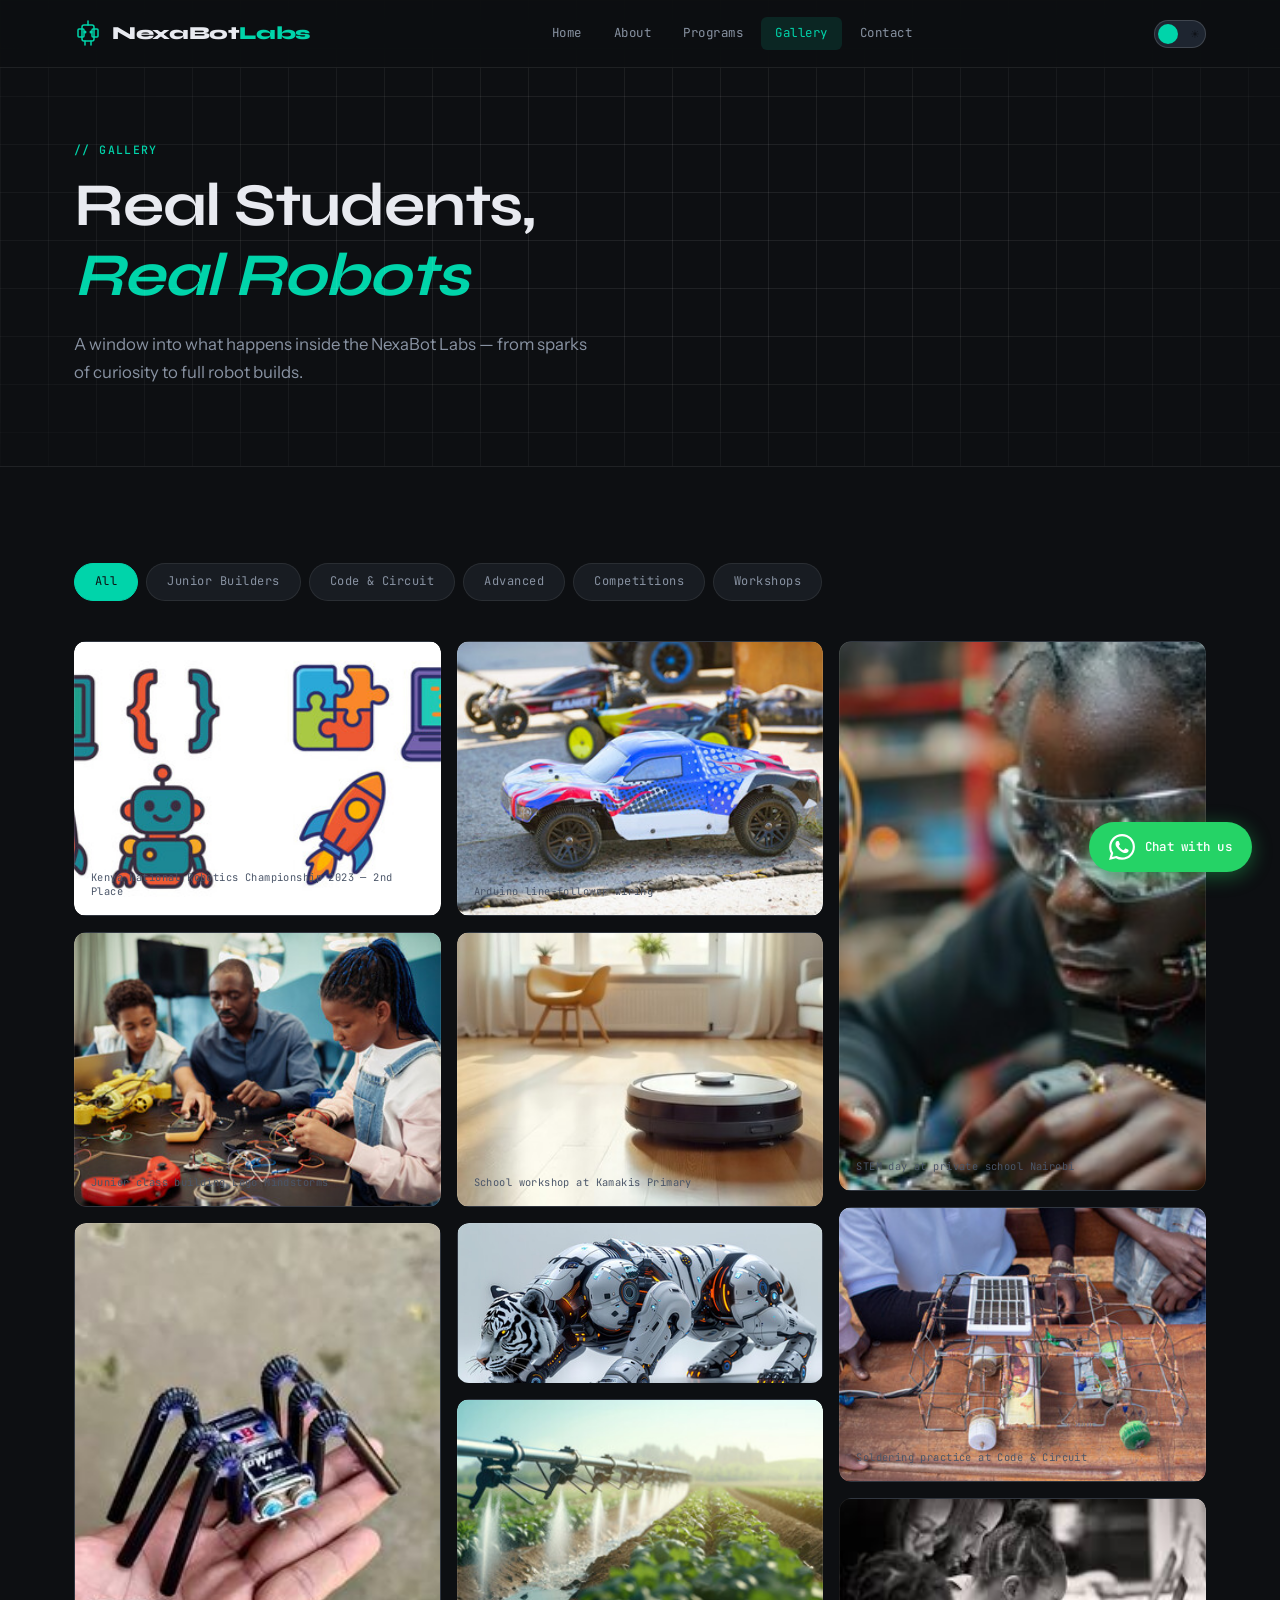
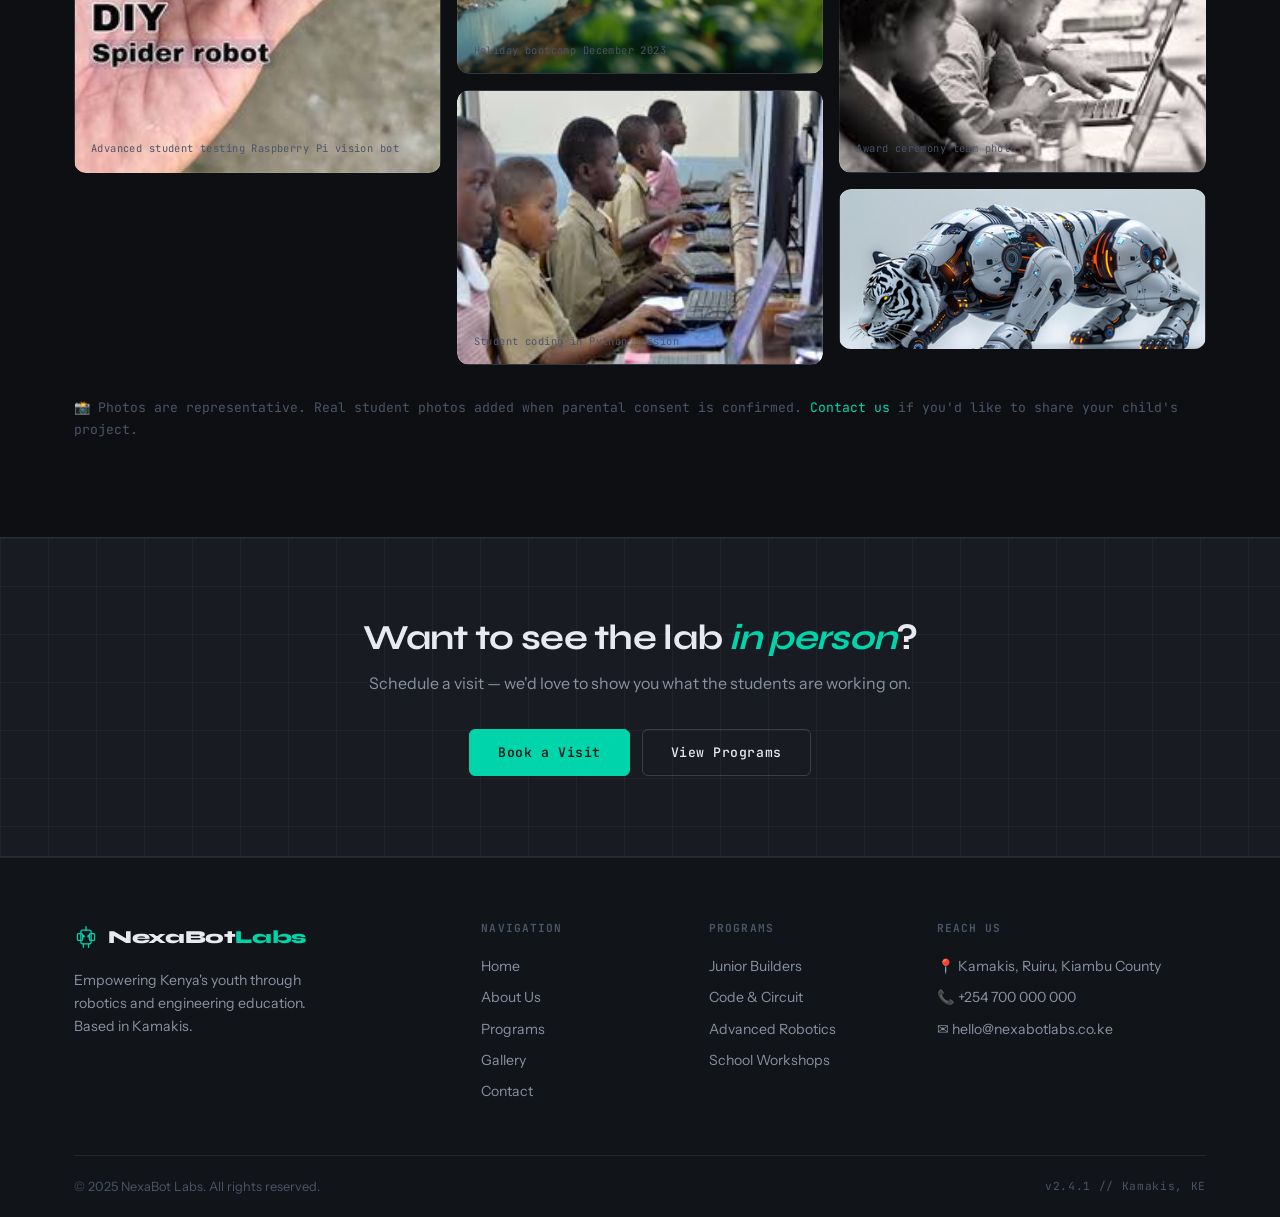
<file: gallery.html>
<!DOCTYPE html>
<html lang="en" data-theme="dark">
<head>
  <meta charset="UTF-8" />
  <meta name="viewport" content="width=device-width, initial-scale=1.0" />
  <title>Gallery — NexaBot Labs | Student Projects & Lab Life</title>
  <meta name="description" content="See NexaBot Labs students in action — from first builds to competition-ready robots. Photos from our lab in Kamakis, Kenya." />
  <link rel="canonical" href="https://www.nexabotlabs.co.ke/gallery" />
  <link rel="stylesheet" href="styles.css" />
  <link rel="preconnect" href="https://fonts.googleapis.com" />
  <link rel="preconnect" href="https://fonts.gstatic.com" crossorigin />
  <link href="https://fonts.googleapis.com/css2?family=Syne:wght@400;600;700;800&family=JetBrains+Mono:wght@300;400;500&family=Instrument+Sans:ital,wght@0,400;0,500;1,400&display=swap" rel="stylesheet" />
</head>
<body>
  <header class="navbar" id="navbar">
    <div class="nav-inner">
      <a href="index.html" class="nav-logo">
        <span class="logo-icon">
          <svg width="28" height="28" viewBox="0 0 28 28" fill="none">
            <rect x="4" y="10" width="6" height="8" rx="1" stroke="currentColor" stroke-width="1.5"/>
            <rect x="18" y="10" width="6" height="8" rx="1" stroke="currentColor" stroke-width="1.5"/>
            <rect x="8" y="6" width="12" height="16" rx="2" stroke="currentColor" stroke-width="1.5"/>
            <circle cx="11" cy="13" r="1.5" fill="currentColor"/>
            <circle cx="17" cy="13" r="1.5" fill="currentColor"/>
            <line x1="11" y1="22" x2="11" y2="26" stroke="currentColor" stroke-width="1.5" stroke-linecap="round"/>
            <line x1="17" y1="22" x2="17" y2="26" stroke="currentColor" stroke-width="1.5" stroke-linecap="round"/>
            <line x1="14" y1="2" x2="14" y2="6" stroke="currentColor" stroke-width="1.5" stroke-linecap="round"/>
          </svg>
        </span>
        <span class="logo-text">NexaBot<span class="logo-accent">Labs</span></span>
      </a>
      <nav class="nav-links" id="nav-links">
        <a href="index.html" class="nav-link">Home</a>
        <a href="about.html" class="nav-link">About</a>
        <a href="services.html" class="nav-link">Programs</a>
        <a href="gallery.html" class="nav-link active">Gallery</a>
        <a href="contact.html" class="nav-link">Contact</a>
      </nav>
      <div class="nav-controls">
        <button class="theme-toggle" id="theme-toggle" aria-label="Toggle light/dark theme">
          <span class="toggle-track"><span class="toggle-thumb"></span><span class="toggle-icon sun">☀</span><span class="toggle-icon moon">☽</span></span>
        </button>
        <button class="nav-burger" id="nav-burger" aria-label="Open menu"><span></span><span></span><span></span></button>
      </div>
    </div>
  </header>

  <section class="page-hero">
    <div class="hero-grid-bg"></div>
    <div class="container">
      <span class="section-label">// GALLERY</span>
      <h1 class="page-title">Real Students,<br/><em>Real Robots</em></h1>
      <p>A window into what happens inside the NexaBot Labs — from sparks of curiosity to full robot builds.</p>
    </div>
  </section>

  <!-- FILTER TABS -->
  <section class="section gallery-section">
    <div class="container">
      <div class="gallery-filters">
        <button class="filter-btn active" data-filter="all">All</button>
        <button class="filter-btn" data-filter="junior">Junior Builders</button>
        <button class="filter-btn" data-filter="code">Code & Circuit</button>
        <button class="filter-btn" data-filter="advanced">Advanced</button>
        <button class="filter-btn" data-filter="competition">Competitions</button>
        <button class="filter-btn" data-filter="workshop">Workshops</button>
      </div>

      <div class="gallery-masonry" id="gallery-grid">

        <div class="gallery-item" data-cat="competition">
          <div class="gallery-img-wrap">
            <div 
                class="gallery-placeholder" 
                style="background-image: url('assets/end\ of\ term\ showcase.jpg');
                background-size: cover;
                background-position: center;" 
                data-label="Kenya National Robotics Championship 2023 — 2nd Place"></div>
            <div class="gallery-overlay">
              <span>Kenya National Robotics Championship 2023</span>
            </div>
          </div>
        </div>

        <div class="gallery-item" data-cat="junior">
          <div class="gallery-img-wrap">
            <div class="gallery-placeholder" style="background-image: url('assets/friday\ build.jpg');" data-label="Junior class building Lego Mindstorms"></div>
            <div class="gallery-overlay"><span>First Lego Mindstorms build · Term 1, 2024</span></div>
          </div>
        </div>

        <div class="gallery-item tall" data-cat="advanced">
          <div class="gallery-img-wrap">
            <div class="gallery-placeholder" style="background-image: url('assets/Home\ Made\ Robot.jpg');" data-label="Advanced student testing Raspberry Pi vision bot"></div>
            <div class="gallery-overlay"><span>Computer vision project · Raspberry Pi · 2024</span></div>
          </div>
        </div>

        <div class="gallery-item" data-cat="code">
          <div class="gallery-img-wrap">
            <div class="gallery-placeholder" style="background-image: url('assets/Line\ following\ race\ car.jpg');" data-label="Arduino line-follower wiring"></div>
            <div class="gallery-overlay"><span>Arduino line-follower · Code & Circuit class</span></div>
          </div>
        </div>

        <div class="gallery-item" data-cat="workshop">
          <div class="gallery-img-wrap">
            <div class="gallery-placeholder" style="background-image: url('assets/National\ robotics.jpg');" data-label="School workshop at Kamakis Primary"></div>
            <div class="gallery-overlay"><span>School workshop · Kamakis Primary · 2024</span></div>
          </div>
        </div>

        <div class="gallery-item wide" data-cat="competition">
          <div class="gallery-img-wrap">
            <div class="gallery-placeholder" style="background-image: url('assets/global\ geneva.jpg');" data-label="Team NexaBot at East Africa Robotics Expo"></div>
            <div class="gallery-overlay"><span>East Africa Robotics Expo · Nairobi, 2023</span></div>
          </div>
        </div>

        <div class="gallery-item" data-cat="junior">
          <div class="gallery-img-wrap">
            <div class="gallery-placeholder" style="background-image: url('assets/robotics\ expo.jpg');" data-label="Holiday bootcamp December 2023"></div>
            <div class="gallery-overlay"><span>December Holiday Bootcamp · 2023</span></div>
          </div>
        </div>

        <div class="gallery-item" data-cat="advanced">
          <div class="gallery-img-wrap">
            <div class="gallery-placeholder" style="background-image: url('assets/python\ coding.jpg');" data-label="Student coding in Python session"></div>
            <div class="gallery-overlay"><span>Python programming session · Advanced track</span></div>
          </div>
        </div>

        <div class="gallery-item tall" data-cat="workshop">
          <div class="gallery-img-wrap">
            <div class="gallery-placeholder" style="background-image: url('assets/soldering\ workshop.jpg');" data-label="STEM day at private school Nairobi"></div>
            <div class="gallery-overlay"><span>STEM Day workshop · Nairobi school partnership</span></div>
          </div>
        </div>

        <div class="gallery-item" data-cat="code">
          <div class="gallery-img-wrap">
            <div class="gallery-placeholder" style="background-image: url('assets/wro\ kenya.jpg');" data-label="Soldering practice at Code & Circuit"></div>
            <div class="gallery-overlay"><span>Soldering fundamentals · Code & Circuit term</span></div>
          </div>
        </div>

        <div class="gallery-item" data-cat="competition">
          <div class="gallery-img-wrap">
            <div class="gallery-placeholder" style="background-image: url('assets/award.jpg');" data-label="Award ceremony team photo"></div>
            <div class="gallery-overlay"><span>Award ceremony · Kenya Science Congress 2024</span></div>
          </div>
        </div>

        <div class="gallery-item wide" data-cat="junior">
          <div class="gallery-img-wrap">
            <div class="gallery-placeholder" style="background-image: url('assets/global\ geneva.jpg');" data-label="End of term showcase day — parents watching"></div>
            <div class="gallery-overlay"><span>End-of-term showcase · Parents & students</span></div>
          </div>
        </div>

      </div>

      <p class="gallery-note">📸 Photos are representative. Real student photos added when parental consent is confirmed. <a href="contact.html">Contact us</a> if you'd like to share your child's project.</p>
    </div>
  </section>

  <!-- LIGHTBOX -->
  <div class="lightbox" id="lightbox">
    <button class="lightbox-close" id="lightbox-close">✕</button>
    <div class="lightbox-content">
      <div class="lightbox-img-wrap" id="lightbox-img"></div>
      <p id="lightbox-caption"></p>
    </div>
  </div>

  <section class="cta-band">
    <div class="container">
      <h2>Want to see the lab <em>in person</em>?</h2>
      <p>Schedule a visit — we'd love to show you what the students are working on.</p>
      <div class="cta-buttons">
        <a href="contact.html" class="btn btn-primary">Book a Visit</a>
        <a href="services.html" class="btn btn-ghost">View Programs</a>
      </div>
    </div>
  </section>

  <footer class="footer">
    <div class="container">
      <div class="footer-grid">
        <div class="footer-brand">
          <a href="index.html" class="nav-logo"><span class="logo-icon"><svg width="24" height="24" viewBox="0 0 28 28" fill="none"><rect x="4" y="10" width="6" height="8" rx="1" stroke="currentColor" stroke-width="1.5"/><rect x="18" y="10" width="6" height="8" rx="1" stroke="currentColor" stroke-width="1.5"/><rect x="8" y="6" width="12" height="16" rx="2" stroke="currentColor" stroke-width="1.5"/><circle cx="11" cy="13" r="1.5" fill="currentColor"/><circle cx="17" cy="13" r="1.5" fill="currentColor"/><line x1="11" y1="22" x2="11" y2="26" stroke="currentColor" stroke-width="1.5" stroke-linecap="round"/><line x1="17" y1="22" x2="17" y2="26" stroke="currentColor" stroke-width="1.5" stroke-linecap="round"/><line x1="14" y1="2" x2="14" y2="6" stroke="currentColor" stroke-width="1.5" stroke-linecap="round"/></svg></span><span class="logo-text">NexaBot<span class="logo-accent">Labs</span></span></a>
          <p>Empowering Kenya's youth through robotics and engineering education. Based in Kamakis.</p>
        </div>
        <div class="footer-links"><h4>Navigation</h4><a href="index.html">Home</a><a href="about.html">About Us</a><a href="services.html">Programs</a><a href="gallery.html">Gallery</a><a href="contact.html">Contact</a></div>
        <div class="footer-links"><h4>Programs</h4><a href="services.html">Junior Builders</a><a href="services.html">Code & Circuit</a><a href="services.html">Advanced Robotics</a><a href="services.html">School Workshops</a></div>
        <div class="footer-contact"><h4>Reach Us</h4><p>📍 Kamakis, Ruiru, Kiambu County</p><p>📞 +254 700 000 000</p><p>✉ hello@nexabotlabs.co.ke</p></div>
      </div>
      <div class="footer-bottom"><span>© 2025 NexaBot Labs. All rights reserved.</span><span class="footer-mono">v2.4.1 // Kamakis, KE</span></div>
    </div>
  </footer>

  <a href="https://wa.me/254700000000?text=Hello%20NexaBot%20Labs%2C%20I%27m%20interested%20in%20your%20robotics%20programs." class="whatsapp-btn" target="_blank" rel="noopener" aria-label="Chat on WhatsApp">
    <svg viewBox="0 0 24 24" fill="currentColor" width="26" height="26"><path d="M17.472 14.382c-.297-.149-1.758-.867-2.03-.967-.273-.099-.471-.148-.67.15-.197.297-.767.966-.94 1.164-.173.199-.347.223-.644.075-.297-.15-1.255-.463-2.39-1.475-.883-.788-1.48-1.761-1.653-2.059-.173-.297-.018-.458.13-.606.134-.133.298-.347.446-.52.149-.174.198-.298.298-.497.099-.198.05-.371-.025-.52-.075-.149-.669-1.612-.916-2.207-.242-.579-.487-.5-.669-.51-.173-.008-.371-.01-.57-.01-.198 0-.52.074-.792.372-.272.297-1.04 1.016-1.04 2.479 0 1.462 1.065 2.875 1.213 3.074.149.198 2.096 3.2 5.077 4.487.709.306 1.262.489 1.694.625.712.227 1.36.195 1.871.118.571-.085 1.758-.719 2.006-1.413.248-.694.248-1.289.173-1.413-.074-.124-.272-.198-.57-.347m-5.421 7.403h-.004a9.87 9.87 0 01-5.031-1.378l-.361-.214-3.741.982.998-3.648-.235-.374a9.86 9.86 0 01-1.51-5.26c.001-5.45 4.436-9.884 9.888-9.884 2.64 0 5.122 1.03 6.988 2.898a9.825 9.825 0 012.893 6.994c-.003 5.45-4.437 9.884-9.885 9.884m8.413-18.297A11.815 11.815 0 0012.05 0C5.495 0 .16 5.335.157 11.892c0 2.096.547 4.142 1.588 5.945L.057 24l6.305-1.654a11.882 11.882 0 005.683 1.448h.005c6.554 0 11.89-5.335 11.893-11.893a11.821 11.821 0 00-3.48-8.413z"/></svg>
    <span>Chat with us</span>
  </a>
  <script src="script.js"></script>
</body>
</html>
</file>
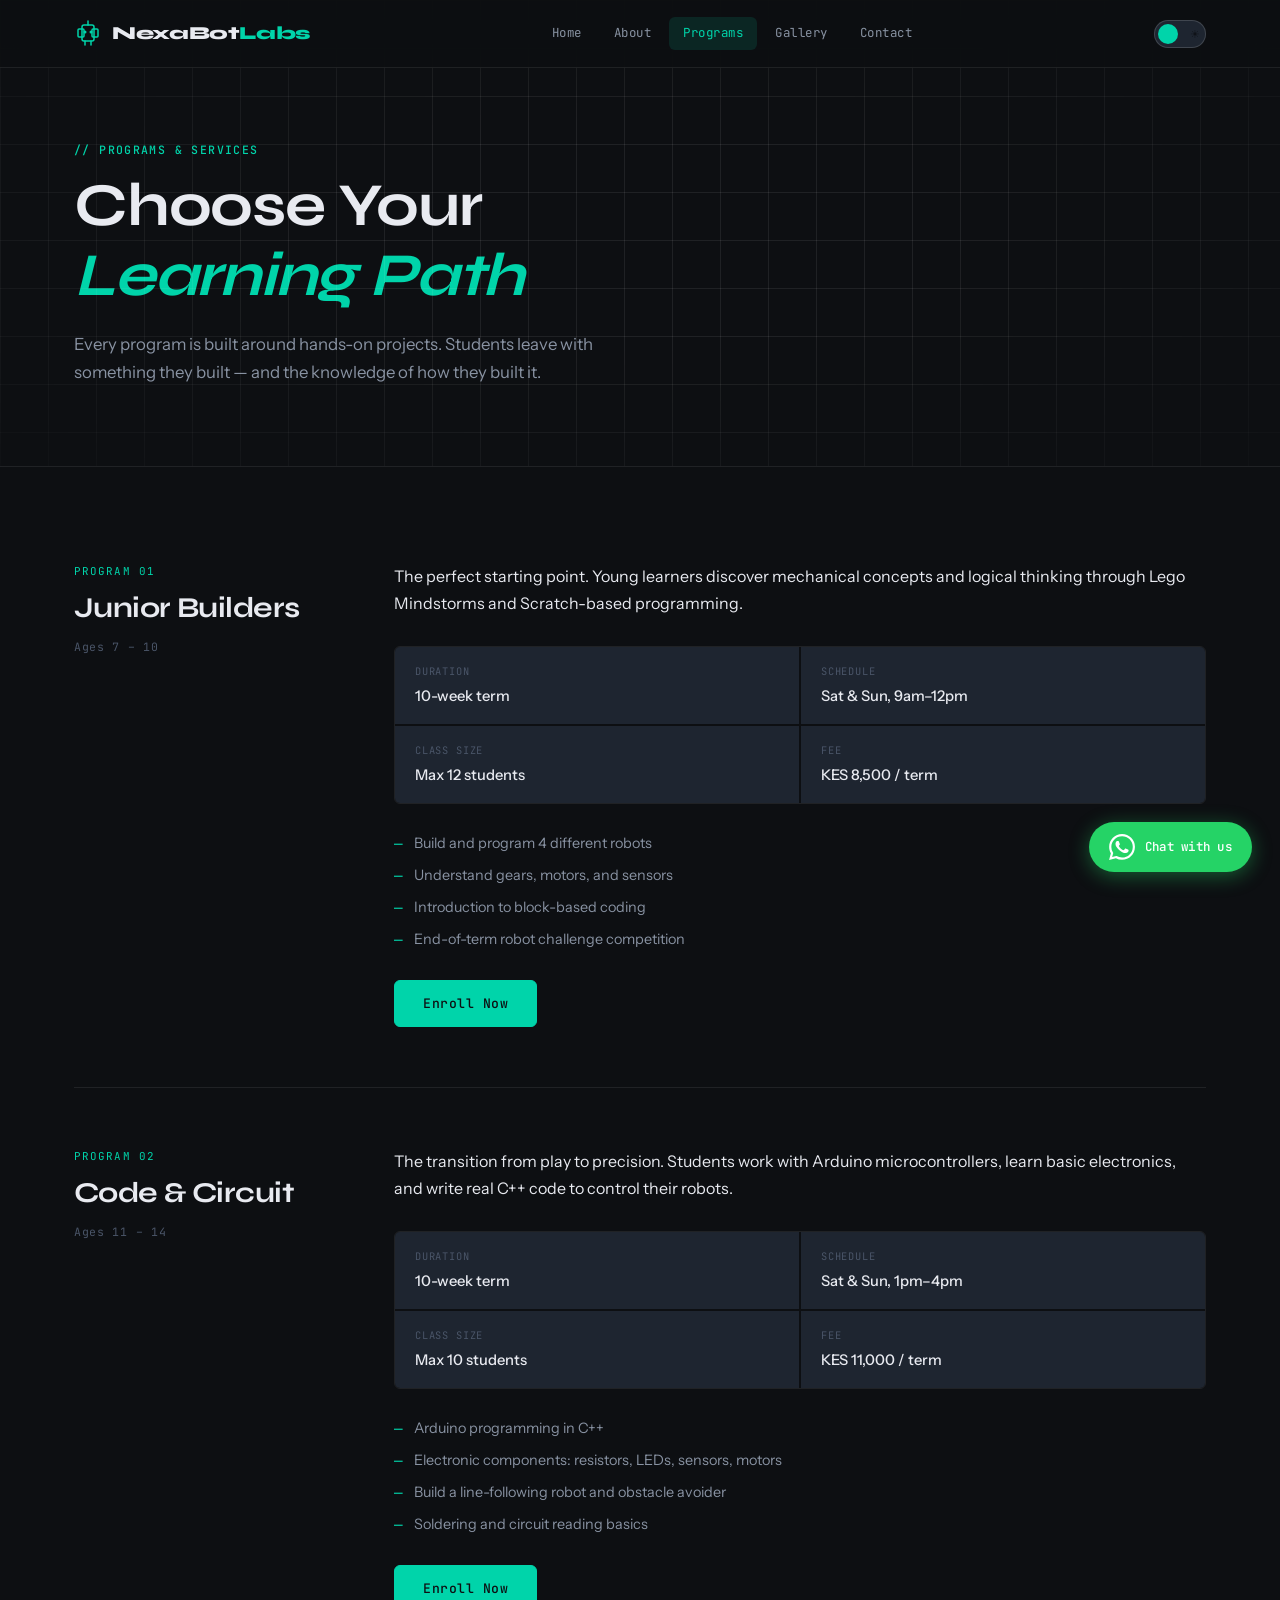
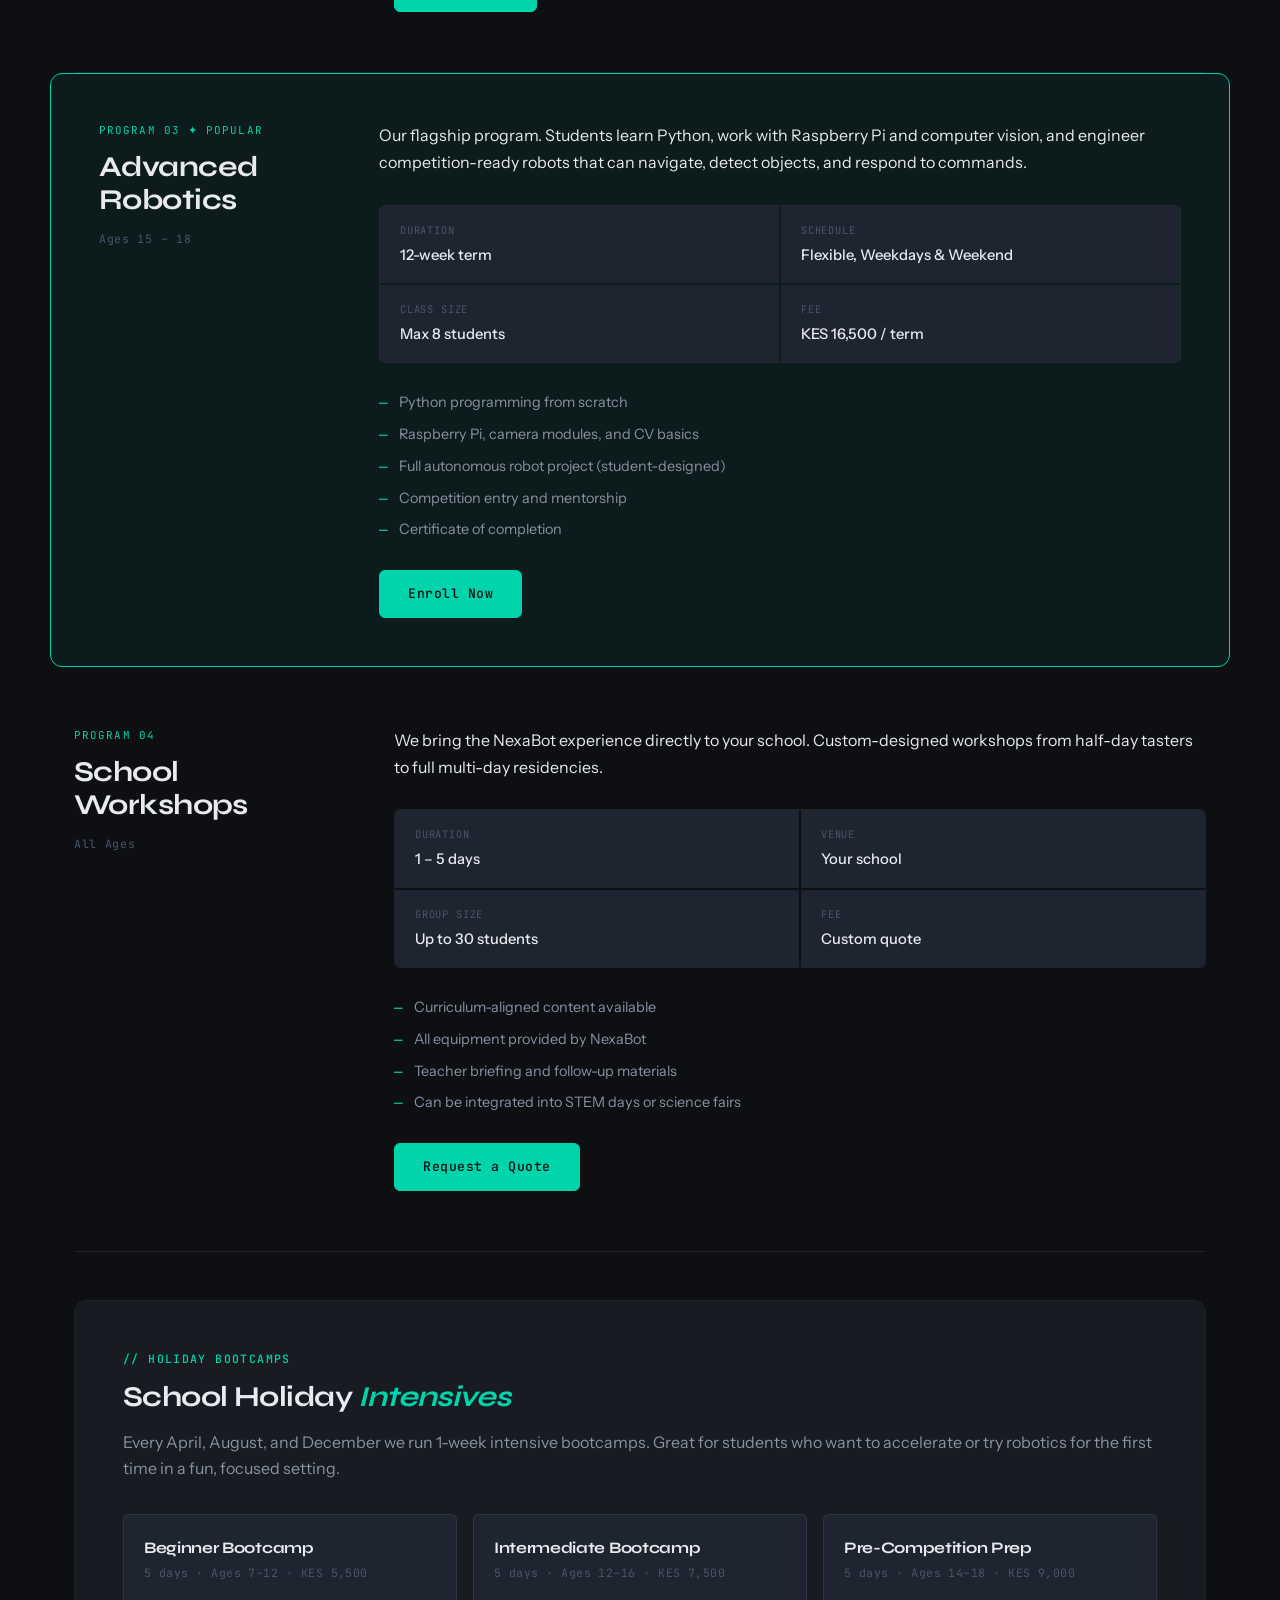
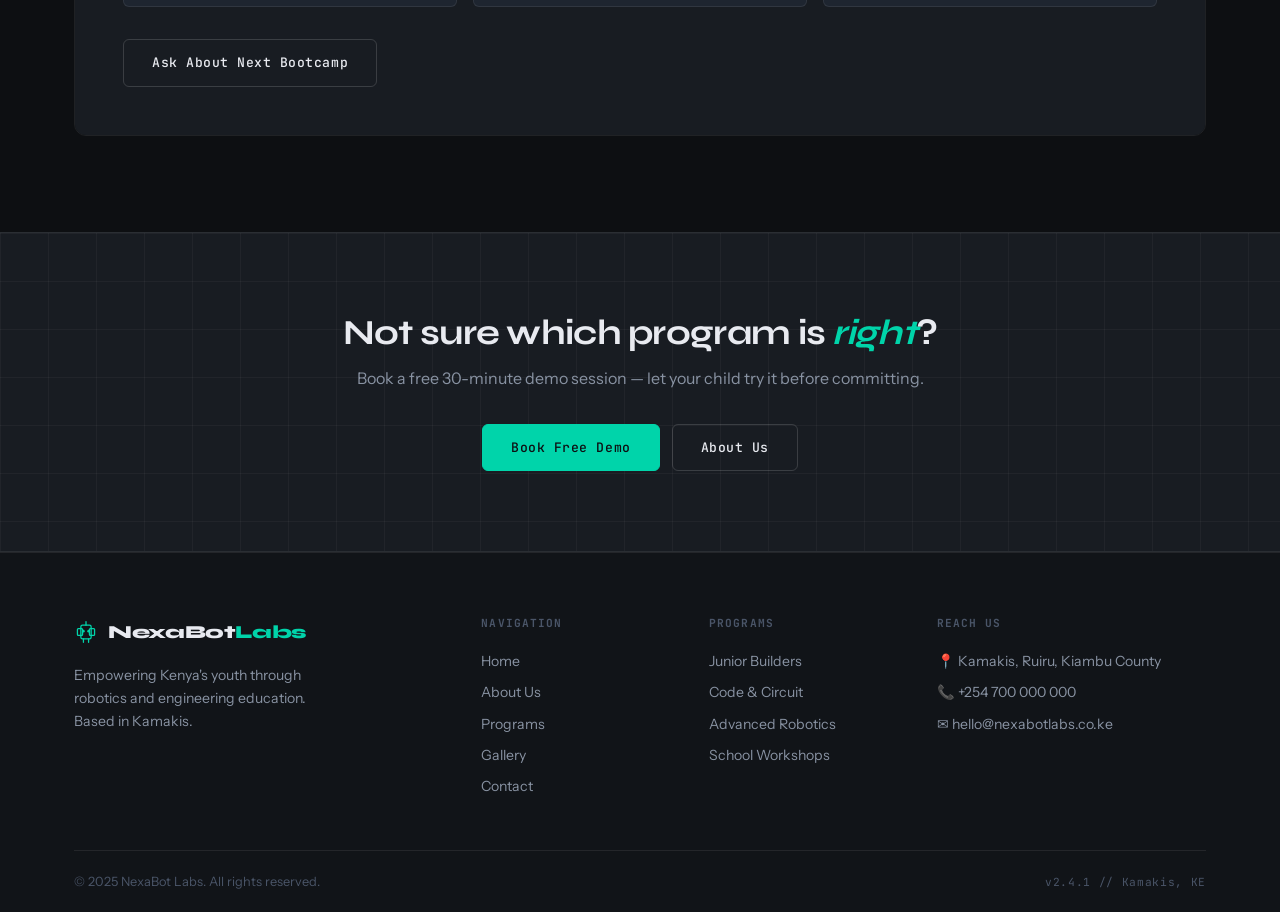
<file: services.html>
<!DOCTYPE html>
<html lang="en" data-theme="dark">
<head>
  <meta charset="UTF-8" />
  <meta name="viewport" content="width=device-width, initial-scale=1.0" />
  <title>Programs & Services — NexaBot Labs | Robotics Courses for Kids</title>
  <meta name="description" content="Explore NexaBot Labs' robotics programs for ages 7–18. Junior Builders, Code & Circuit, Advanced Robotics, and School Workshop packages in Kamakis, Kenya." />
  <link rel="canonical" href="https://www.nexabotlabs.co.ke/programs" />
  <link rel="stylesheet" href="styles.css" />
  <link rel="preconnect" href="https://fonts.googleapis.com" />
  <link rel="preconnect" href="https://fonts.gstatic.com" crossorigin />
  <link href="https://fonts.googleapis.com/css2?family=Syne:wght@400;600;700;800&family=JetBrains+Mono:wght@300;400;500&family=Instrument+Sans:ital,wght@0,400;0,500;1,400&display=swap" rel="stylesheet" />
</head>
<body>
  <header class="navbar" id="navbar">
    <div class="nav-inner">
      <a href="index.html" class="nav-logo">
        <span class="logo-icon">
          <svg width="28" height="28" viewBox="0 0 28 28" fill="none">
            <rect x="4" y="10" width="6" height="8" rx="1" stroke="currentColor" stroke-width="1.5"/>
            <rect x="18" y="10" width="6" height="8" rx="1" stroke="currentColor" stroke-width="1.5"/>
            <rect x="8" y="6" width="12" height="16" rx="2" stroke="currentColor" stroke-width="1.5"/>
            <circle cx="11" cy="13" r="1.5" fill="currentColor"/>
            <circle cx="17" cy="13" r="1.5" fill="currentColor"/>
            <line x1="11" y1="22" x2="11" y2="26" stroke="currentColor" stroke-width="1.5" stroke-linecap="round"/>
            <line x1="17" y1="22" x2="17" y2="26" stroke="currentColor" stroke-width="1.5" stroke-linecap="round"/>
            <line x1="14" y1="2" x2="14" y2="6" stroke="currentColor" stroke-width="1.5" stroke-linecap="round"/>
          </svg>
        </span>
        <span class="logo-text">NexaBot<span class="logo-accent">Labs</span></span>
      </a>
      <nav class="nav-links" id="nav-links">
        <a href="index.html" class="nav-link">Home</a>
        <a href="about.html" class="nav-link">About</a>
        <a href="services.html" class="nav-link active">Programs</a>
        <a href="gallery.html" class="nav-link">Gallery</a>
        <a href="contact.html" class="nav-link">Contact</a>
      </nav>
      <div class="nav-controls">
        <button class="theme-toggle" id="theme-toggle" aria-label="Toggle light/dark theme">
          <span class="toggle-track"><span class="toggle-thumb"></span><span class="toggle-icon sun">☀</span><span class="toggle-icon moon">☽</span></span>
        </button>
        <button class="nav-burger" id="nav-burger" aria-label="Open menu"><span></span><span></span><span></span></button>
      </div>
    </div>
  </header>

  <section class="page-hero">
    <div class="hero-grid-bg"></div>
    <div class="container">
      <span class="section-label">// PROGRAMS & SERVICES</span>
      <h1 class="page-title">Choose Your<br/><em>Learning Path</em></h1>
      <p>Every program is built around hands-on projects. Students leave with something they built — and the knowledge of how they built it.</p>
    </div>
  </section>

  <!-- PROGRAMS DETAIL -->
  <section class="section">
    <div class="container">
      <div class="service-block">
        <div class="service-meta">
          <span class="service-tag">Program 01</span>
          <h2>Junior Builders</h2>
          <span class="service-age">Ages 7 – 10</span>
        </div>
        <div class="service-content">
          <p class="service-lead">The perfect starting point. Young learners discover mechanical concepts and logical thinking through Lego Mindstorms and Scratch-based programming.</p>
          <div class="service-details-grid">
            <div class="service-detail-item">
              <span class="detail-label">Duration</span>
              <span class="detail-val">10-week term</span>
            </div>
            <div class="service-detail-item">
              <span class="detail-label">Schedule</span>
              <span class="detail-val">Sat & Sun, 9am–12pm</span>
            </div>
            <div class="service-detail-item">
              <span class="detail-label">Class Size</span>
              <span class="detail-val">Max 12 students</span>
            </div>
            <div class="service-detail-item">
              <span class="detail-label">Fee</span>
              <span class="detail-val">KES 8,500 / term</span>
            </div>
          </div>
          <ul class="service-outcomes">
            <li>Build and program 4 different robots</li>
            <li>Understand gears, motors, and sensors</li>
            <li>Introduction to block-based coding</li>
            <li>End-of-term robot challenge competition</li>
          </ul>
          <a href="contact.html" class="btn btn-primary">Enroll Now</a>
        </div>
      </div>

      <div class="service-block">
        <div class="service-meta">
          <span class="service-tag">Program 02</span>
          <h2>Code & Circuit</h2>
          <span class="service-age">Ages 11 – 14</span>
        </div>
        <div class="service-content">
          <p class="service-lead">The transition from play to precision. Students work with Arduino microcontrollers, learn basic electronics, and write real C++ code to control their robots.</p>
          <div class="service-details-grid">
            <div class="service-detail-item">
              <span class="detail-label">Duration</span>
              <span class="detail-val">10-week term</span>
            </div>
            <div class="service-detail-item">
              <span class="detail-label">Schedule</span>
              <span class="detail-val">Sat & Sun, 1pm–4pm</span>
            </div>
            <div class="service-detail-item">
              <span class="detail-label">Class Size</span>
              <span class="detail-val">Max 10 students</span>
            </div>
            <div class="service-detail-item">
              <span class="detail-label">Fee</span>
              <span class="detail-val">KES 11,000 / term</span>
            </div>
          </div>
          <ul class="service-outcomes">
            <li>Arduino programming in C++</li>
            <li>Electronic components: resistors, LEDs, sensors, motors</li>
            <li>Build a line-following robot and obstacle avoider</li>
            <li>Soldering and circuit reading basics</li>
          </ul>
          <a href="contact.html" class="btn btn-primary">Enroll Now</a>
        </div>
      </div>

      <div class="service-block featured-block">
        <div class="service-meta">
          <span class="service-tag">Program 03 ✦ Popular</span>
          <h2>Advanced Robotics</h2>
          <span class="service-age">Ages 15 – 18</span>
        </div>
        <div class="service-content">
          <p class="service-lead">Our flagship program. Students learn Python, work with Raspberry Pi and computer vision, and engineer competition-ready robots that can navigate, detect objects, and respond to commands.</p>
          <div class="service-details-grid">
            <div class="service-detail-item">
              <span class="detail-label">Duration</span>
              <span class="detail-val">12-week term</span>
            </div>
            <div class="service-detail-item">
              <span class="detail-label">Schedule</span>
              <span class="detail-val">Flexible, Weekdays & Weekend</span>
            </div>
            <div class="service-detail-item">
              <span class="detail-label">Class Size</span>
              <span class="detail-val">Max 8 students</span>
            </div>
            <div class="service-detail-item">
              <span class="detail-label">Fee</span>
              <span class="detail-val">KES 16,500 / term</span>
            </div>
          </div>
          <ul class="service-outcomes">
            <li>Python programming from scratch</li>
            <li>Raspberry Pi, camera modules, and CV basics</li>
            <li>Full autonomous robot project (student-designed)</li>
            <li>Competition entry and mentorship</li>
            <li>Certificate of completion</li>
          </ul>
          <a href="contact.html" class="btn btn-primary">Enroll Now</a>
        </div>
      </div>

      <div class="service-block">
        <div class="service-meta">
          <span class="service-tag">Program 04</span>
          <h2>School Workshops</h2>
          <span class="service-age">All Ages</span>
        </div>
        <div class="service-content">
          <p class="service-lead">We bring the NexaBot experience directly to your school. Custom-designed workshops from half-day tasters to full multi-day residencies.</p>
          <div class="service-details-grid">
            <div class="service-detail-item">
              <span class="detail-label">Duration</span>
              <span class="detail-val">1 – 5 days</span>
            </div>
            <div class="service-detail-item">
              <span class="detail-label">Venue</span>
              <span class="detail-val">Your school</span>
            </div>
            <div class="service-detail-item">
              <span class="detail-label">Group Size</span>
              <span class="detail-val">Up to 30 students</span>
            </div>
            <div class="service-detail-item">
              <span class="detail-label">Fee</span>
              <span class="detail-val">Custom quote</span>
            </div>
          </div>
          <ul class="service-outcomes">
            <li>Curriculum-aligned content available</li>
            <li>All equipment provided by NexaBot</li>
            <li>Teacher briefing and follow-up materials</li>
            <li>Can be integrated into STEM days or science fairs</li>
          </ul>
          <a href="contact.html" class="btn btn-primary">Request a Quote</a>
        </div>
      </div>

      <!-- BOOTCAMPS -->
      <div class="bootcamp-block">
        <div class="bootcamp-inner">
          <span class="section-label">// HOLIDAY BOOTCAMPS</span>
          <h2>School Holiday <em>Intensives</em></h2>
          <p>Every April, August, and December we run 1-week intensive bootcamps. Great for students who want to accelerate or try robotics for the first time in a fun, focused setting.</p>
          <div class="bootcamp-grid">
            <div class="bootcamp-item">
              <h4>Beginner Bootcamp</h4>
              <p>5 days · Ages 7–12 · KES 5,500</p>
            </div>
            <div class="bootcamp-item">
              <h4>Intermediate Bootcamp</h4>
              <p>5 days · Ages 12–16 · KES 7,500</p>
            </div>
            <div class="bootcamp-item">
              <h4>Pre-Competition Prep</h4>
              <p>5 days · Ages 14–18 · KES 9,000</p>
            </div>
          </div>
          <a href="contact.html" class="btn btn-ghost">Ask About Next Bootcamp</a>
        </div>
      </div>
    </div>
  </section>

  <section class="cta-band">
    <div class="container">
      <h2>Not sure which program is <em>right</em>?</h2>
      <p>Book a free 30-minute demo session — let your child try it before committing.</p>
      <div class="cta-buttons">
        <a href="contact.html" class="btn btn-primary">Book Free Demo</a>
        <a href="about.html" class="btn btn-ghost">About Us</a>
      </div>
    </div>
  </section>

  <footer class="footer">
    <div class="container">
      <div class="footer-grid">
        <div class="footer-brand">
          <a href="index.html" class="nav-logo"><span class="logo-icon"><svg width="24" height="24" viewBox="0 0 28 28" fill="none"><rect x="4" y="10" width="6" height="8" rx="1" stroke="currentColor" stroke-width="1.5"/><rect x="18" y="10" width="6" height="8" rx="1" stroke="currentColor" stroke-width="1.5"/><rect x="8" y="6" width="12" height="16" rx="2" stroke="currentColor" stroke-width="1.5"/><circle cx="11" cy="13" r="1.5" fill="currentColor"/><circle cx="17" cy="13" r="1.5" fill="currentColor"/><line x1="11" y1="22" x2="11" y2="26" stroke="currentColor" stroke-width="1.5" stroke-linecap="round"/><line x1="17" y1="22" x2="17" y2="26" stroke="currentColor" stroke-width="1.5" stroke-linecap="round"/><line x1="14" y1="2" x2="14" y2="6" stroke="currentColor" stroke-width="1.5" stroke-linecap="round"/></svg></span><span class="logo-text">NexaBot<span class="logo-accent">Labs</span></span></a>
          <p>Empowering Kenya's youth through robotics and engineering education. Based in Kamakis.</p>
        </div>
        <div class="footer-links"><h4>Navigation</h4><a href="index.html">Home</a><a href="about.html">About Us</a><a href="services.html">Programs</a><a href="gallery.html">Gallery</a><a href="contact.html">Contact</a></div>
        <div class="footer-links"><h4>Programs</h4><a href="services.html">Junior Builders</a><a href="services.html">Code & Circuit</a><a href="services.html">Advanced Robotics</a><a href="services.html">School Workshops</a></div>
        <div class="footer-contact"><h4>Reach Us</h4><p>📍 Kamakis, Ruiru, Kiambu County</p><p>📞 +254 700 000 000</p><p>✉ hello@nexabotlabs.co.ke</p></div>
      </div>
      <div class="footer-bottom"><span>© 2025 NexaBot Labs. All rights reserved.</span><span class="footer-mono">v2.4.1 // Kamakis, KE</span></div>
    </div>
  </footer>

  <a href="https://wa.me/254700000000?text=Hello%20NexaBot%20Labs%2C%20I%27m%20interested%20in%20your%20robotics%20programs." class="whatsapp-btn" target="_blank" rel="noopener" aria-label="Chat on WhatsApp">
    <svg viewBox="0 0 24 24" fill="currentColor" width="26" height="26"><path d="M17.472 14.382c-.297-.149-1.758-.867-2.03-.967-.273-.099-.471-.148-.67.15-.197.297-.767.966-.94 1.164-.173.199-.347.223-.644.075-.297-.15-1.255-.463-2.39-1.475-.883-.788-1.48-1.761-1.653-2.059-.173-.297-.018-.458.13-.606.134-.133.298-.347.446-.52.149-.174.198-.298.298-.497.099-.198.05-.371-.025-.52-.075-.149-.669-1.612-.916-2.207-.242-.579-.487-.5-.669-.51-.173-.008-.371-.01-.57-.01-.198 0-.52.074-.792.372-.272.297-1.04 1.016-1.04 2.479 0 1.462 1.065 2.875 1.213 3.074.149.198 2.096 3.2 5.077 4.487.709.306 1.262.489 1.694.625.712.227 1.36.195 1.871.118.571-.085 1.758-.719 2.006-1.413.248-.694.248-1.289.173-1.413-.074-.124-.272-.198-.57-.347m-5.421 7.403h-.004a9.87 9.87 0 01-5.031-1.378l-.361-.214-3.741.982.998-3.648-.235-.374a9.86 9.86 0 01-1.51-5.26c.001-5.45 4.436-9.884 9.888-9.884 2.64 0 5.122 1.03 6.988 2.898a9.825 9.825 0 012.893 6.994c-.003 5.45-4.437 9.884-9.885 9.884m8.413-18.297A11.815 11.815 0 0012.05 0C5.495 0 .16 5.335.157 11.892c0 2.096.547 4.142 1.588 5.945L.057 24l6.305-1.654a11.882 11.882 0 005.683 1.448h.005c6.554 0 11.89-5.335 11.893-11.893a11.821 11.821 0 00-3.48-8.413z"/></svg>
    <span>Chat with us</span>
  </a>
  <script src="script.js"></script>
</body>
</html>
</file>
<file: styles.css>
/* =========================================================
   NexaBot Labs — style.css
   Theme: Industrial Precision / Mechatronics
   Fonts: Syne (display) + JetBrains Mono (accent/label) + Instrument Sans (body)
   ========================================================= */

/* ---- RESET & BASE ---- */
*, *::before, *::after { box-sizing: border-box; margin: 0; padding: 0; }
html { scroll-behavior: smooth; font-size: 16px; }
img { display: block; max-width: 100%; }
a { text-decoration: none; color: inherit; }
ul { list-style: none; }
button { cursor: pointer; border: none; background: none; font: inherit; }

/* ---- CSS VARIABLES ---- */
:root {
  /* Dark theme (default) */
  --bg:          #0d0f12;
  --bg-alt:      #111418;
  --surface:     #181c22;
  --surface-2:   #1e2530;
  --surface-3:   #252d3a;
  --border:      rgba(255,255,255,0.08);
  --border-hi:   rgba(255,255,255,0.15);

  --text:        #e8eaf0;
  --text-muted:  #8892a2;
  --text-faint:  #4a5568;

  --accent:      #00d4aa;
  --accent-dim:  rgba(0, 212, 170, 0.12);
  --accent-muted:rgba(0, 212, 170, 0.06);
  --accent-glow: rgba(0, 212, 170, 0.25);

  --red:         #ff4d6a;
  --yellow:      #f5c542;

  --font-display: 'Syne', sans-serif;
  --font-mono:    'JetBrains Mono', monospace;
  --font-body:    'Instrument Sans', sans-serif;

  --radius:       6px;
  --radius-lg:    12px;
  --shadow:       0 4px 24px rgba(0,0,0,0.4);
  --shadow-lg:    0 12px 48px rgba(0,0,0,0.6);

  --nav-height:   68px;
  --transition:   0.2s ease;
}

[data-theme="light"] {
  --bg:          #f5f6f8;
  --bg-alt:      #ffffff;
  --surface:     #ffffff;
  --surface-2:   #eef0f5;
  --surface-3:   #e4e7ef;
  --border:      rgba(0,0,0,0.08);
  --border-hi:   rgba(0,0,0,0.14);

  --text:        #111418;
  --text-muted:  #5a6478;
  --text-faint:  #9aa3b2;

  --accent:      #00a882;
  --accent-dim:  rgba(0, 168, 130, 0.10);
  --accent-muted:rgba(0, 168, 130, 0.05);
  --accent-glow: rgba(0, 168, 130, 0.20);

  --shadow:       0 4px 24px rgba(0,0,0,0.08);
  --shadow-lg:    0 12px 48px rgba(0,0,0,0.14);
}

/* ---- BODY ---- */
body {
  font-family: var(--font-body);
  background-color: var(--bg);
  color: var(--text);
  line-height: 1.65;
  overflow-x: hidden;
  transition: background-color 0.3s ease, color 0.3s ease;
}

/* ---- TYPOGRAPHY ---- */
h1, h2, h3, h4 {
  font-family: var(--font-display);
  font-weight: 700;
  line-height: 1.15;
  letter-spacing: -0.02em;
}
em { font-style: italic; color: var(--accent); font-family: var(--font-display); }
p { color: var(--text-muted); }

/* ---- CONTAINER ---- */
.container {
  max-width: 1180px;
  margin: 0 auto;
  padding: 0 24px;
}

/* ---- SECTION ---- */
.section {
  padding: 96px 0;
}
.section-header {
  margin-bottom: 56px;
}
.section-label {
  font-family: var(--font-mono);
  font-size: 0.72rem;
  font-weight: 500;
  color: var(--accent);
  letter-spacing: 0.12em;
  text-transform: uppercase;
  display: block;
  margin-bottom: 12px;
}
.section-title {
  font-size: clamp(2rem, 4vw, 2.8rem);
  color: var(--text);
}
.section-cta {
  margin-top: 48px;
  text-align: center;
}

/* ---- BUTTONS ---- */
.btn {
  display: inline-flex;
  align-items: center;
  gap: 8px;
  padding: 12px 28px;
  border-radius: var(--radius);
  font-family: var(--font-mono);
  font-size: 0.82rem;
  font-weight: 500;
  letter-spacing: 0.04em;
  transition: all var(--transition);
  border: 1.5px solid transparent;
  white-space: nowrap;
}
.btn-primary {
  background: var(--accent);
  color: #0d0f12;
  border-color: var(--accent);
}
.btn-primary:hover {
  background: transparent;
  color: var(--accent);
}
.btn-ghost {
  background: transparent;
  color: var(--text);
  border-color: var(--border-hi);
}
.btn-ghost:hover {
  border-color: var(--accent);
  color: var(--accent);
}
.btn-full { width: 100%; justify-content: center; }
.btn-whatsapp {
  background: #25d366;
  color: #fff;
  border-color: #25d366;
  padding: 10px 20px;
  font-size: 0.8rem;
  margin-top: 8px;
}
.btn-whatsapp:hover { background: #1da851; border-color: #1da851; }

/* =========================================================
   NAVBAR
   ========================================================= */
.navbar {
  position: fixed;
  top: 0; left: 0; right: 0;
  z-index: 100;
  height: var(--nav-height);
  background: rgba(13, 15, 18, 0.88);
  backdrop-filter: blur(14px);
  -webkit-backdrop-filter: blur(14px);
  border-bottom: 1px solid var(--border);
  transition: background 0.3s ease;
}
[data-theme="light"] .navbar {
  background: rgba(245, 246, 248, 0.9);
}
.navbar.scrolled {
  background: var(--bg);
  box-shadow: var(--shadow);
}
.nav-inner {
  max-width: 1180px;
  margin: 0 auto;
  padding: 0 24px;
  height: 100%;
  display: flex;
  align-items: center;
  justify-content: space-between;
  gap: 24px;
}
.nav-logo {
  display: flex;
  align-items: center;
  gap: 10px;
  color: var(--text);
  flex-shrink: 0;
}
.logo-icon {
  color: var(--accent);
  display: flex;
  align-items: center;
}
.logo-text {
  font-family: var(--font-display);
  font-size: 1.15rem;
  font-weight: 800;
  letter-spacing: -0.02em;
}
.logo-accent { color: var(--accent); }

.nav-links {
  display: flex;
  align-items: center;
  gap: 4px;
}
.nav-link {
  font-family: var(--font-mono);
  font-size: 0.78rem;
  font-weight: 400;
  color: var(--text-muted);
  padding: 6px 14px;
  border-radius: var(--radius);
  transition: all var(--transition);
  letter-spacing: 0.04em;
}
.nav-link:hover, .nav-link.active {
  color: var(--text);
  background: var(--accent-dim);
}
.nav-link.active { color: var(--accent); }

.nav-controls {
  display: flex;
  align-items: center;
  gap: 12px;
}

/* THEME TOGGLE */
.theme-toggle {
  padding: 0;
  width: 52px;
  height: 28px;
  position: relative;
}
.toggle-track {
  display: block;
  width: 52px;
  height: 28px;
  background: var(--surface-2);
  border-radius: 99px;
  border: 1px solid var(--border-hi);
  position: relative;
  transition: all 0.3s ease;
  overflow: hidden;
}
.toggle-thumb {
  position: absolute;
  top: 3px;
  left: 3px;
  width: 20px;
  height: 20px;
  border-radius: 50%;
  background: var(--accent);
  transition: transform 0.3s ease;
  z-index: 2;
}
[data-theme="light"] .toggle-thumb { transform: translateX(24px); }
.toggle-icon {
  position: absolute;
  top: 50%;
  transform: translateY(-50%);
  font-size: 11px;
  z-index: 1;
  transition: opacity 0.2s;
}
.toggle-icon.moon { left: 6px; opacity: 1; }
.toggle-icon.sun  { right: 5px; opacity: 0.5; }
[data-theme="light"] .toggle-icon.moon { opacity: 0.5; }
[data-theme="light"] .toggle-icon.sun  { opacity: 1; }

/* BURGER */
.nav-burger {
  display: none;
  flex-direction: column;
  gap: 5px;
  padding: 4px;
}
.nav-burger span {
  display: block;
  width: 22px;
  height: 2px;
  background: var(--text);
  border-radius: 2px;
  transition: all 0.25s ease;
}
.nav-burger.open span:nth-child(1) { transform: translateY(7px) rotate(45deg); }
.nav-burger.open span:nth-child(2) { opacity: 0; }
.nav-burger.open span:nth-child(3) { transform: translateY(-7px) rotate(-45deg); }

/* =========================================================
   HERO
   ========================================================= */
.hero {
  min-height: 100vh;
  display: flex;
  align-items: center;
  padding-top: var(--nav-height);
  position: relative;
  overflow: hidden;
}

/* Grid background */
.hero-grid-bg {
  position: absolute;
  inset: 0;
  background-image:
    linear-gradient(var(--border) 1px, transparent 1px),
    linear-gradient(90deg, var(--border) 1px, transparent 1px);
  background-size: 48px 48px;
  mask-image: radial-gradient(ellipse 80% 80% at 50% 50%, black 30%, transparent 100%);
  -webkit-mask-image: radial-gradient(ellipse 80% 80% at 50% 50%, black 30%, transparent 100%);
  pointer-events: none;
}

/* Scan line animation */
.hero-scan-line {
  position: absolute;
  left: 0; right: 0;
  height: 2px;
  background: linear-gradient(90deg, transparent, var(--accent), transparent);
  opacity: 0.3;
  animation: scan 4s linear infinite;
  pointer-events: none;
}
@keyframes scan {
  from { top: 0; }
  to   { top: 100%; }
}

.hero-inner {
  position: relative;
  z-index: 2;
  display: grid;
  grid-template-columns: 1fr 1fr;
  grid-template-rows: auto auto auto auto;
  gap: 0;
  align-items: start;
  padding-top: 80px;
  padding-bottom: 80px;
}

.hero-tag {
  grid-column: 1;
  display: flex;
  align-items: center;
  gap: 8px;
  font-family: var(--font-mono);
  font-size: 0.72rem;
  color: var(--text-muted);
  letter-spacing: 0.1em;
  margin-bottom: 20px;
}
.tag-dot {
  width: 6px; height: 6px;
  border-radius: 50%;
  background: var(--accent);
  animation: blink 2s ease-in-out infinite;
}
@keyframes blink { 0%,100%{opacity:1} 50%{opacity:0.2} }

.hero-title {
  grid-column: 1;
  font-size: clamp(2.8rem, 5.5vw, 4.5rem);
  color: var(--text);
  margin-bottom: 24px;
  animation: fadeUp 0.7s ease both;
}
.hero-title-accent {
  color: var(--accent);
  display: block;
}

.hero-sub {
  grid-column: 1;
  font-size: 1.05rem;
  color: var(--text-muted);
  max-width: 440px;
  margin-bottom: 36px;
  animation: fadeUp 0.7s 0.1s ease both;
}

.hero-cta {
  grid-column: 1;
  display: flex;
  gap: 12px;
  flex-wrap: wrap;
  margin-bottom: 56px;
  animation: fadeUp 0.7s 0.2s ease both;
}

.hero-stats {
  grid-column: 1 / -1;
  display: flex;
  align-items: center;
  gap: 32px;
  padding-top: 40px;
  border-top: 1px solid var(--border);
  animation: fadeUp 0.7s 0.3s ease both;
}
.stat { display: flex; flex-direction: column; }
.stat-num {
  font-family: var(--font-display);
  font-size: 1.8rem;
  font-weight: 800;
  color: var(--text);
  letter-spacing: -0.03em;
}
.stat-label {
  font-family: var(--font-mono);
  font-size: 0.7rem;
  color: var(--text-faint);
  letter-spacing: 0.06em;
  text-transform: uppercase;
}
.stat-div {
  width: 1px;
  height: 36px;
  background: var(--border-hi);
}

/* CSS Robot illustration */
.hero-robot-frame {
  position: absolute;
  right: 6%;
  top: 50%;
  transform: translateY(-50%);
  z-index: 1;
  animation: float 5s ease-in-out infinite;
}
@keyframes float {
  0%,100% { transform: translateY(-50%); }
  50%      { transform: translateY(calc(-50% - 14px)); }
}

.robot-display {
  display: flex;
  flex-direction: column;
  align-items: center;
  gap: 6px;
  opacity: 0.55;
}
[data-theme="light"] .robot-display { opacity: 0.3; }

.robot-head {
  width: 80px; height: 64px;
  background: var(--surface-2);
  border: 1.5px solid var(--border-hi);
  border-radius: 8px;
  display: flex;
  flex-direction: column;
  align-items: center;
  justify-content: center;
  gap: 10px;
  position: relative;
}
.robot-head::before {
  content: '';
  position: absolute;
  top: -12px;
  width: 6px; height: 12px;
  background: var(--accent);
  border-radius: 3px 3px 0 0;
}
.robot-eyes-row { display: flex; gap: 16px; }
.robot-eye {
  width: 12px; height: 12px;
  border-radius: 50%;
  background: var(--accent);
  box-shadow: 0 0 8px var(--accent-glow);
  animation: eyeblink 3s ease-in-out infinite;
}
.robot-eye.right { animation-delay: 0.1s; }
@keyframes eyeblink { 0%,90%,100%{transform:scaleY(1)} 95%{transform:scaleY(0.1)} }

.robot-mouth {
  display: flex;
  gap: 3px;
}
.robot-mouth span {
  display: block;
  width: 5px; height: 5px;
  border-radius: 1px;
  background: var(--accent);
  opacity: 0.7;
  animation: mouthPulse 1.2s ease-in-out infinite;
}
.robot-mouth span:nth-child(2) { animation-delay: 0.2s; height: 8px; }
.robot-mouth span:nth-child(3) { animation-delay: 0.4s; }
@keyframes mouthPulse { 0%,100%{opacity:0.4} 50%{opacity:1} }

.robot-body {
  width: 96px; height: 80px;
  background: var(--surface-2);
  border: 1.5px solid var(--border-hi);
  border-radius: 8px;
  display: flex;
  align-items: center;
  justify-content: center;
}
.robot-chest-panel {
  display: flex;
  gap: 6px;
  align-items: center;
}
.chest-light {
  width: 8px; height: 8px;
  border-radius: 50%;
  animation: chestLight 1.5s ease-in-out infinite;
}
.chest-light.l1 { background: var(--accent); animation-delay: 0s; }
.chest-light.l2 { background: var(--yellow); animation-delay: 0.5s; }
.chest-light.l3 { background: var(--red); animation-delay: 1s; }
@keyframes chestLight { 0%,100%{opacity:0.3} 50%{opacity:1} }

.robot-arms {
  display: flex;
  gap: 108px;
  margin-top: -80px;
  position: relative;
}
.robot-arm {
  width: 14px; height: 52px;
  background: var(--surface-2);
  border: 1.5px solid var(--border-hi);
  border-radius: 4px;
}

@keyframes fadeUp {
  from { opacity: 0; transform: translateY(24px); }
  to   { opacity: 1; transform: translateY(0); }
}

/* =========================================================
   MARQUEE
   ========================================================= */
.marquee-strip {
  background: var(--surface);
  border-top: 1px solid var(--border);
  border-bottom: 1px solid var(--border);
  padding: 14px 0;
  overflow: hidden;
  white-space: nowrap;
}
.marquee-track {
  display: inline-flex;
  gap: 32px;
  animation: marquee 28s linear infinite;
  font-family: var(--font-mono);
  font-size: 0.78rem;
  color: var(--text-muted);
  letter-spacing: 0.06em;
}
.marquee-track .mx { color: var(--accent); }
@keyframes marquee {
  from { transform: translateX(0); }
  to   { transform: translateX(-50%); }
}

/* =========================================================
   WHY SECTION
   ========================================================= */
.why-grid {
  display: grid;
  grid-template-columns: repeat(auto-fit, minmax(240px, 1fr));
  gap: 2px;
  border: 1px solid var(--border);
  border-radius: var(--radius-lg);
  overflow: hidden;
}
.why-card {
  padding: 40px 32px;
  background: var(--surface);
  border-right: 1px solid var(--border);
  transition: background var(--transition);
}
.why-card:last-child { border-right: none; }
.why-card:hover { background: var(--surface-2); }
.why-icon {
  font-size: 1.8rem;
  margin-bottom: 16px;
  display: block;
}
.why-card h3 {
  font-size: 1.05rem;
  color: var(--text);
  margin-bottom: 10px;
}
.why-card p { font-size: 0.9rem; }

/* =========================================================
   PROGRAMS GRID
   ========================================================= */
.programs-grid {
  display: grid;
  grid-template-columns: repeat(auto-fit, minmax(240px, 1fr));
  gap: 16px;
}
.program-card {
  display: block;
  padding: 36px 28px;
  background: var(--surface);
  border: 1px solid var(--border);
  border-radius: var(--radius-lg);
  transition: all var(--transition);
  position: relative;
  overflow: hidden;
  color: var(--text);
}
.program-card::before {
  content: '';
  position: absolute;
  top: 0; left: 0; right: 0;
  height: 2px;
  background: var(--accent);
  transform: scaleX(0);
  transition: transform var(--transition);
  transform-origin: left;
}
.program-card:hover::before { transform: scaleX(1); }
.program-card:hover {
  border-color: var(--border-hi);
  box-shadow: var(--shadow);
  transform: translateY(-3px);
}
.program-card.featured {
  border-color: var(--accent);
  background: var(--accent-dim);
}
.program-card.featured::before { transform: scaleX(1); }
.program-num {
  font-family: var(--font-mono);
  font-size: 0.68rem;
  color: var(--accent);
  letter-spacing: 0.1em;
  margin-bottom: 12px;
}
.program-card h3 {
  font-size: 1.2rem;
  margin-bottom: 4px;
  color: var(--text);
}
.program-age {
  font-family: var(--font-mono);
  font-size: 0.7rem;
  color: var(--text-faint);
  display: block;
  margin-bottom: 12px;
  letter-spacing: 0.06em;
}
.program-card p { font-size: 0.88rem; }
.program-arrow {
  display: block;
  margin-top: 20px;
  font-size: 1.2rem;
  color: var(--accent);
  transition: transform var(--transition);
}
.program-card:hover .program-arrow { transform: translateX(5px); }

/* =========================================================
   GALLERY TEASER
   ========================================================= */
.gallery-grid-preview {
  display: grid;
  grid-template-columns: 2fr 1fr 1fr;
  grid-template-rows: 260px 260px;
  gap: 12px;
}
.gp-item { border-radius: var(--radius-lg); overflow: hidden; }
.gp-large { grid-row: 1 / 3; }
.gp-placeholder {
  width: 100%;
  height: 100%;
  background-color: var(--surface-2);
  background-size: cover;
  background-position: center;
  background-repeat: no-repeat;
  border: 1px solid var(--border);
  border-radius: var(--radius-lg);
  overflow: hidden;
  position: relative;
  min-height: 200px;
}
.gp-placeholder::after {
  content: attr(data-label);
  position: absolute;
  bottom: 12px;
  left: 12px;
  right: 12px;

  font-family: var(--font-mono);
  font-size: 0.7rem;
  color: var(--text-faint);

  background: rgba(0,0,0,0.35);
  padding: 6px 8px;
  border-radius: 6px;
}

.gp-placeholder:hover {
  transform: scale(1.02);
  transition: 0.3s ease;
}

/* Circuit trace overlay on large placeholder */
.gp-item.gp-large .gp-placeholder::before {
  content: "";
  position: absolute;
  inset: 0;

  background-image:
    linear-gradient(var(--border) 1px, transparent 1px),
    linear-gradient(90deg, var(--border) 1px, transparent 1px);
  background-size: 32px 32px;

  opacity: 0.15;
  pointer-events: none;
}

/* =========================================================
   TESTIMONIALS
   ========================================================= */
.testi-grid {
  display: grid;
  grid-template-columns: repeat(auto-fit, minmax(280px, 1fr));
  gap: 20px;
}
.testi-card {
  background: var(--surface);
  border: 1px solid var(--border);
  border-radius: var(--radius-lg);
  padding: 32px;
  transition: border-color var(--transition);
}
.testi-card:hover { border-color: var(--border-hi); }
.testi-card > p {
  font-size: 0.97rem;
  color: var(--text);
  font-style: italic;
  line-height: 1.7;
  margin-bottom: 24px;
}
.testi-author {
  display: flex;
  align-items: center;
  gap: 12px;
}
.testi-avatar {
  width: 40px; height: 40px;
  border-radius: 50%;
  background: var(--accent-dim);
  border: 1px solid var(--accent);
  display: flex;
  align-items: center;
  justify-content: center;
  font-family: var(--font-mono);
  font-size: 0.72rem;
  color: var(--accent);
  font-weight: 500;
  flex-shrink: 0;
}
.testi-author strong {
  display: block;
  font-size: 0.9rem;
  color: var(--text);
  font-family: var(--font-display);
  font-weight: 600;
}
.testi-author span {
  font-family: var(--font-mono);
  font-size: 0.7rem;
  color: var(--text-faint);
  letter-spacing: 0.04em;
}

/* =========================================================
   CTA BAND
   ========================================================= */
.cta-band {
  background: var(--surface);
  border-top: 1px solid var(--border);
  border-bottom: 1px solid var(--border);
  padding: 80px 0;
  text-align: center;
  position: relative;
  overflow: hidden;
}
.cta-band::before {
  content: '';
  position: absolute;
  inset: 0;
  background-image:
    linear-gradient(var(--border) 1px, transparent 1px),
    linear-gradient(90deg, var(--border) 1px, transparent 1px);
  background-size: 48px 48px;
  pointer-events: none;
  opacity: 0.5;
}
.cta-band .container { position: relative; z-index: 1; }
.cta-band h2 { font-size: clamp(1.6rem, 3vw, 2.2rem); margin-bottom: 12px; }
.cta-band p { color: var(--text-muted); margin-bottom: 32px; }
.cta-buttons {
  display: flex;
  gap: 12px;
  justify-content: center;
  flex-wrap: wrap;
}

/* =========================================================
   FOOTER
   ========================================================= */
.footer {
  background: var(--bg-alt);
  border-top: 1px solid var(--border);
  padding: 64px 0 0;
}
.footer-grid {
  display: grid;
  grid-template-columns: 2fr 1fr 1fr 1.5fr;
  gap: 48px;
  padding-bottom: 48px;
  border-bottom: 1px solid var(--border);
}
.footer-brand .nav-logo { margin-bottom: 16px; }
.footer-brand p { font-size: 0.88rem; color: var(--text-muted); max-width: 260px; }
.footer-links h4,
.footer-contact h4 {
  font-family: var(--font-mono);
  font-size: 0.7rem;
  letter-spacing: 0.1em;
  text-transform: uppercase;
  color: var(--text-faint);
  margin-bottom: 16px;
}
.footer-links a {
  display: block;
  font-size: 0.88rem;
  color: var(--text-muted);
  padding: 4px 0;
  transition: color var(--transition);
}
.footer-links a:hover { color: var(--accent); }
.footer-contact p {
  font-size: 0.88rem;
  padding: 4px 0;
  color: var(--text-muted);
}
.footer-bottom {
  display: flex;
  justify-content: space-between;
  align-items: center;
  padding: 20px 0;
  font-size: 0.8rem;
  color: var(--text-faint);
}
.footer-mono {
  font-family: var(--font-mono);
  font-size: 0.7rem;
  color: var(--text-faint);
  letter-spacing: 0.06em;
}

/* =========================================================
   WHATSAPP BUTTON
   ========================================================= */
.whatsapp-btn {
  position: fixed;
  bottom: 28px;
  right: 28px;
  z-index: 99;
  display: flex;
  align-items: center;
  gap: 10px;
  background: #25d366;
  color: #fff;
  padding: 12px 20px;
  border-radius: 99px;
  box-shadow: 0 4px 20px rgba(37, 211, 102, 0.4);
  font-family: var(--font-mono);
  font-size: 0.78rem;
  font-weight: 500;
  transition: all var(--transition);
  letter-spacing: 0.02em;
}
.whatsapp-btn:hover {
  background: #1da851;
  transform: translateY(-2px);
  box-shadow: 0 6px 28px rgba(37, 211, 102, 0.5);
}

/* =========================================================
   PAGE HERO (inner pages)
   ========================================================= */
.page-hero {
  padding: calc(var(--nav-height) + 72px) 0 80px;
  position: relative;
  overflow: hidden;
  border-bottom: 1px solid var(--border);
}
.page-title {
  font-size: clamp(2.4rem, 5vw, 3.8rem);
  margin-top: 12px;
  margin-bottom: 20px;
}
.page-hero p {
  font-size: 1.05rem;
  max-width: 520px;
  color: var(--text-muted);
}

/* =========================================================
   ABOUT PAGE
   ========================================================= */
.story-layout {
  display: grid;
  grid-template-columns: 1fr 1fr;
  gap: 80px;
  align-items: start;
}
.story-text h2 { font-size: clamp(1.8rem, 3.5vw, 2.4rem); margin: 12px 0 20px; }
.story-text p { margin-bottom: 16px; font-size: 0.97rem; }

.story-numbers {
  display: grid;
  grid-template-columns: 1fr 1fr;
  gap: 2px;
  border: 1px solid var(--border);
  border-radius: var(--radius-lg);
  overflow: hidden;
}
.big-stat {
  padding: 36px 28px;
  background: var(--surface);
  display: flex;
  flex-direction: column;
  gap: 6px;
  border-right: 1px solid var(--border);
  border-bottom: 1px solid var(--border);
}
.big-stat:nth-child(2n) { border-right: none; }
.big-stat:nth-child(3), .big-stat:nth-child(4) { border-bottom: none; }
.big-num {
  font-family: var(--font-display);
  font-size: 2.4rem;
  font-weight: 800;
  color: var(--accent);
  letter-spacing: -0.04em;
  line-height: 1;
}
.big-label {
  font-family: var(--font-mono);
  font-size: 0.7rem;
  color: var(--text-faint);
  letter-spacing: 0.06em;
  text-transform: uppercase;
}

.values-section { background: var(--bg-alt); }
.values-grid {
  display: grid;
  grid-template-columns: repeat(auto-fit, minmax(240px, 1fr));
  gap: 32px;
}
.value-item { padding: 8px 0; }
.value-num {
  font-family: var(--font-mono);
  font-size: 0.68rem;
  color: var(--accent);
  letter-spacing: 0.12em;
  display: block;
  margin-bottom: 10px;
}
.value-item h3 { font-size: 1.1rem; margin-bottom: 10px; }
.value-item p { font-size: 0.9rem; }

.team-grid {
  display: grid;
  grid-template-columns: repeat(auto-fit, minmax(260px, 1fr));
  gap: 20px;
}
.team-card {
  background: var(--surface);
  border: 1px solid var(--border);
  border-radius: var(--radius-lg);
  padding: 32px;
  transition: all var(--transition);
}
.team-card:hover { border-color: var(--border-hi); box-shadow: var(--shadow); }
.team-avatar {
  width: 64px; height: 64px;
  border-radius: var(--radius);
  background: var(--accent-dim);
  border: 1px solid var(--accent);
  display: flex;
  align-items: center;
  justify-content: center;
  font-family: var(--font-mono);
  font-weight: 500;
  font-size: 0.9rem;
  color: var(--accent);
  margin-bottom: 20px;
}
.team-avatar::after { content: attr(data-initials); }
.team-info h3 { font-size: 1.1rem; margin-bottom: 4px; }
.team-role {
  font-family: var(--font-mono);
  font-size: 0.7rem;
  color: var(--accent);
  letter-spacing: 0.06em;
  display: block;
  margin-bottom: 12px;
}
.team-info p { font-size: 0.88rem; }

/* =========================================================
   SERVICES PAGE
   ========================================================= */
.service-block {
  display: grid;
  grid-template-columns: 260px 1fr;
  gap: 60px;
  padding: 60px 0;
  border-bottom: 1px solid var(--border);
}
.service-block:first-child { padding-top: 0; }
.service-block:last-child { border-bottom: none; }
.featured-block {
  background: var(--accent-muted);
  border: 1px solid var(--accent);
  border-radius: var(--radius-lg);
  padding: 48px;
  margin: 0 -24px;
  grid-template-columns: 220px 1fr;
}
.service-tag {
  font-family: var(--font-mono);
  font-size: 0.68rem;
  color: var(--accent);
  letter-spacing: 0.1em;
  display: block;
  margin-bottom: 10px;
  text-transform: uppercase;
}
.service-meta h2 { font-size: 1.8rem; margin-bottom: 8px; }
.service-age {
  font-family: var(--font-mono);
  font-size: 0.72rem;
  color: var(--text-faint);
  letter-spacing: 0.06em;
}
.service-lead {
  font-size: 1rem;
  color: var(--text);
  margin-bottom: 28px;
  line-height: 1.7;
}
.service-details-grid {
  display: grid;
  grid-template-columns: 1fr 1fr;
  gap: 2px;
  border: 1px solid var(--border);
  border-radius: var(--radius);
  overflow: hidden;
  margin-bottom: 28px;
}
.service-detail-item {
  background: var(--surface-2);
  padding: 16px 20px;
  display: flex;
  flex-direction: column;
  gap: 4px;
}
.detail-label {
  font-family: var(--font-mono);
  font-size: 0.65rem;
  color: var(--text-faint);
  letter-spacing: 0.08em;
  text-transform: uppercase;
}
.detail-val {
  font-size: 0.92rem;
  color: var(--text);
  font-weight: 500;
}
.service-outcomes {
  margin-bottom: 28px;
  list-style: none;
  display: flex;
  flex-direction: column;
  gap: 8px;
}
.service-outcomes li {
  padding-left: 20px;
  font-size: 0.9rem;
  color: var(--text-muted);
  position: relative;
}
.service-outcomes li::before {
  content: '—';
  position: absolute;
  left: 0;
  color: var(--accent);
  font-family: var(--font-mono);
}

.bootcamp-block {
  margin-top: 48px;
  border: 1px solid var(--border);
  border-radius: var(--radius-lg);
  overflow: hidden;
}
.bootcamp-inner {
  padding: 48px;
  background: var(--surface);
}
.bootcamp-inner h2 { font-size: 1.8rem; margin: 10px 0 16px; }
.bootcamp-inner > p { margin-bottom: 32px; }
.bootcamp-grid {
  display: grid;
  grid-template-columns: repeat(auto-fit, minmax(200px, 1fr));
  gap: 16px;
  margin-bottom: 32px;
}
.bootcamp-item {
  background: var(--surface-2);
  border: 1px solid var(--border);
  border-radius: var(--radius);
  padding: 24px 20px;
}
.bootcamp-item h4 { font-size: 1rem; margin-bottom: 6px; }
.bootcamp-item p {
  font-family: var(--font-mono);
  font-size: 0.72rem;
  color: var(--text-faint);
  letter-spacing: 0.04em;
}

/* =========================================================
   GALLERY PAGE
   ========================================================= */
.gallery-filters {
  display: flex;
  gap: 8px;
  flex-wrap: wrap;
  margin-bottom: 40px;
}
.filter-btn {
  padding: 8px 20px;
  border-radius: 99px;
  border: 1px solid var(--border);
  font-family: var(--font-mono);
  font-size: 0.75rem;
  color: var(--text-muted);
  background: var(--surface);
  letter-spacing: 0.04em;
  transition: all var(--transition);
}
.filter-btn:hover { border-color: var(--border-hi); color: var(--text); }
.filter-btn.active {
  background: var(--accent);
  border-color: var(--accent);
  color: #0d0f12;
}

.gallery-masonry {
  columns: 3;
  column-gap: 16px;
}
.gallery-item {
  break-inside: avoid;
  margin-bottom: 16px;
  border-radius: var(--radius-lg);
  overflow: hidden;
  transition: opacity 0.3s ease, transform 0.3s ease;
}
.gallery-item.hidden { display: none; }
.gallery-img-wrap {
  position: relative;
  width: 100%;
  aspect-ratio: 4/3;
  overflow: hidden;
}
.gallery-item.tall .gallery-img-wrap { aspect-ratio: 2/3; }
.gallery-item.wide .gallery-img-wrap { aspect-ratio: 16/7; }

.gallery-placeholder {
  width: 100%; height: 100%;
  display: flex;
  align-items: flex-end;
  padding: 16px;
  background-repeat: no-repeat;
  background-position: center;
  background-size: cover;
  position: relative;
  background-color: var(--surface-2);
  border: 1px solid var(--border);
  border-radius: var(--radius-lg);
  min-height: 200px;
}
.gallery-placeholder::after {
  content: attr(data-label);
  font-family: var(--font-mono);
  font-size: 0.65rem;
  color: var(--text-faint);
  letter-spacing: 0.04em;
  line-height: 1.4;
}
.gallery-overlay {
  position: absolute;
  inset: 0;
  background: rgba(0,0,0,0.75);
  display: flex;
  align-items: flex-end;
  padding: 20px;
  opacity: 0;
  transition: opacity var(--transition);
  border-radius: var(--radius-lg);
}
.gallery-overlay span {
  font-size: 0.85rem;
  color: #fff;
  font-family: var(--font-body);
}
.gallery-img-wrap:hover .gallery-overlay { opacity: 1; }

.gallery-note {
  margin-top: 32px;
  font-size: 0.82rem;
  color: var(--text-faint);
  font-family: var(--font-mono);
}
.gallery-note a { color: var(--accent); }

/* LIGHTBOX */
.lightbox {
  position: fixed;
  inset: 0;
  background: rgba(0,0,0,0.92);
  z-index: 999;
  display: flex;
  align-items: center;
  justify-content: center;
  opacity: 0;
  pointer-events: none;
  transition: opacity 0.3s ease;
}
.lightbox.open { opacity: 1; pointer-events: all; }
.lightbox-close {
  position: absolute;
  top: 24px; right: 28px;
  font-size: 1.4rem;
  color: #fff;
  opacity: 0.7;
  transition: opacity var(--transition);
}
.lightbox-close:hover { opacity: 1; }
.lightbox-content { max-width: 90vw; text-align: center; }
.lightbox-img-wrap { border-radius: var(--radius-lg); overflow: hidden; }
#lightbox-caption {
  color: rgba(255,255,255,0.6);
  font-size: 0.85rem;
  margin-top: 16px;
  font-family: var(--font-mono);
}

/* =========================================================
   CONTACT PAGE
   ========================================================= */
.contact-layout {
  display: grid;
  grid-template-columns: 1fr 360px;
  gap: 72px;
  align-items: start;
}
.contact-form-wrap h2 { font-size: 1.6rem; margin-bottom: 8px; }
.form-intro { margin-bottom: 32px; font-size: 0.9rem; }

.contact-form {
  display: flex;
  flex-direction: column;
  gap: 20px;
}
.form-row {
  display: grid;
  grid-template-columns: 1fr 1fr;
  gap: 16px;
}
.form-group {
  display: flex;
  flex-direction: column;
  gap: 6px;
}
.form-group label {
  font-family: var(--font-mono);
  font-size: 0.72rem;
  color: var(--text-muted);
  letter-spacing: 0.06em;
  text-transform: uppercase;
}
.form-group input,
.form-group select,
.form-group textarea {
  background: var(--surface);
  border: 1px solid var(--border);
  border-radius: var(--radius);
  padding: 12px 16px;
  color: var(--text);
  font-family: var(--font-body);
  font-size: 0.92rem;
  transition: border-color var(--transition);
  outline: none;
  appearance: none;
}
.form-group input:focus,
.form-group select:focus,
.form-group textarea:focus {
  border-color: var(--accent);
  box-shadow: 0 0 0 3px var(--accent-dim);
}
.form-group input::placeholder,
.form-group textarea::placeholder { color: var(--text-faint); }
.form-group select { cursor: pointer; }
.form-group textarea { resize: vertical; min-height: 120px; }

.form-check { flex-direction: row; align-items: flex-start; }
.checkbox-label {
  display: flex;
  align-items: flex-start;
  gap: 10px;
  cursor: pointer;
  font-size: 0.85rem;
  color: var(--text-muted);
  font-family: var(--font-body);
  text-transform: none;
  letter-spacing: 0;
}
.checkbox-label input[type="checkbox"] {
  width: 16px; 
  height: 16px;
  flex-shrink: 0;
  margin-top: 1px;
  accent-color: var(--accent);
  padding: 0;
}

.form-success, .form-error {
  padding: 14px 18px;
  border-radius: var(--radius);
  font-size: 0.88rem;
  display: flex;
  align-items: center;
  gap: 10px;
}
.form-success { background: var(--accent-dim); color: var(--accent); border: 1px solid var(--accent); }
.form-error { background: rgba(255,77,106,0.1); color: var(--red); border: 1px solid var(--red); }

.contact-info {
  display: flex;
  flex-direction: column;
  gap: 28px;
  position: sticky;
  top: calc(var(--nav-height) + 24px);
}
.info-block h3 {
  font-size: 0.82rem;
  font-family: var(--font-mono);
  letter-spacing: 0.1em;
  text-transform: uppercase;
  color: var(--text-faint);
  margin-bottom: 10px;
}
.info-block p, .info-block a {
  font-size: 0.92rem;
  color: var(--text-muted);
}
.info-block a:hover { color: var(--accent); }

.hours-table { display: flex; flex-direction: column; gap: 8px; }
.hours-row {
  display: flex;
  justify-content: space-between;
  font-size: 0.85rem;
  color: var(--text-muted);
  padding-bottom: 8px;
  border-bottom: 1px solid var(--border);
}
.hours-row:last-child { border-bottom: none; }

.social-links {
  display: flex;
  flex-wrap: wrap;
  gap: 8px;
}
.social-link {
  padding: 7px 14px;
  border: 1px solid var(--border);
  border-radius: 99px;
  font-family: var(--font-mono);
  font-size: 0.72rem;
  color: var(--text-muted);
  transition: all var(--transition);
  letter-spacing: 0.04em;
}
.social-link:hover { border-color: var(--accent); color: var(--accent); }

.map-section { margin-top: 80px; }
.map-section h2 { font-size: 1.8rem; margin-bottom: 10px; }
.map-section p { margin-bottom: 24px; }
.map-wrapper {
  border-radius: var(--radius-lg);
  overflow: hidden;
  border: 1px solid var(--border);
  background: var(--surface-2);
}
.map-wrapper iframe { display: block; }
[data-theme="light"] .map-wrapper iframe {
  filter: none;
}
[data-theme="dark"] .map-wrapper iframe {
  filter: invert(90%) hue-rotate(180deg) contrast(0.9) saturate(0.8);
}

/* =========================================================
   RESPONSIVE
   ========================================================= */
@media (max-width: 1024px) {
  .hero-robot-frame { right: 3%; }
  .hero-inner { grid-template-columns: 1fr; }
  .hero-robot-frame {
    position: static;
    transform: none;
    display: flex;
    justify-content: center;
    margin-top: 48px;
    animation: float 5s ease-in-out infinite;
  }
  .gallery-masonry { columns: 2; }
  .footer-grid { grid-template-columns: 1fr 1fr; gap: 32px; }
  .story-layout { grid-template-columns: 1fr; gap: 48px; }
  .service-block { grid-template-columns: 1fr; gap: 24px; }
  .featured-block { margin: 0; }
  .contact-layout { grid-template-columns: 1fr; }
  .contact-info { position: static; }
}

@media (max-width: 768px) {
  :root { --nav-height: 60px; }
  .section { padding: 64px 0; }

  .nav-links {
    display: none;
    position: fixed;
    top: var(--nav-height);
    left: 0; right: 0;
    background: var(--bg);
    border-bottom: 1px solid var(--border);
    flex-direction: column;
    padding: 24px;
    gap: 4px;
  }
  .nav-links.open { display: flex; }
  .nav-link { padding: 12px 16px; width: 100%; font-size: 0.85rem; }
  .nav-burger { display: flex; }

  .hero-title { font-size: clamp(2.2rem, 8vw, 3rem); }
  .hero-stats { flex-wrap: wrap; gap: 20px; }
  .stat-div { display: none; }

  .gallery-grid-preview {
    grid-template-columns: 1fr 1fr;
    grid-template-rows: auto;
  }
  .gp-large { grid-row: auto; grid-column: 1 / -1; }
  .gp-placeholder { min-height: 160px; }

  .gallery-masonry { columns: 1; }

  .why-grid { grid-template-columns: 1fr; }
  .why-card { border-right: none; border-bottom: 1px solid var(--border); }
  .why-card:last-child { border-bottom: none; }

  .programs-grid { grid-template-columns: 1fr; }
  .testi-grid { grid-template-columns: 1fr; }
  .team-grid { grid-template-columns: 1fr; }
  .values-grid { grid-template-columns: 1fr; }

  .service-details-grid { grid-template-columns: 1fr; }
  .form-row { grid-template-columns: 1fr; }

  .footer-grid { grid-template-columns: 1fr; gap: 24px; }
  .footer-bottom { flex-direction: column; gap: 8px; text-align: center; }

  .whatsapp-btn span { display: none; }
  .whatsapp-btn { padding: 14px; border-radius: 50%; }
}

@media (max-width: 480px) {
  .container { padding: 0 16px; }
  .hero-cta { flex-direction: column; }
  .hero-cta .btn { width: 100%; justify-content: center; }
  .cta-buttons { flex-direction: column; align-items: stretch; }
  .cta-buttons .btn { text-align: center; justify-content: center; }
  .filter-btn { font-size: 0.7rem; padding: 7px 14px; }
  .bootcamp-grid { grid-template-columns: 1fr; }
}

/* Scrollbar */
::-webkit-scrollbar { width: 6px; }
::-webkit-scrollbar-track { background: var(--bg); }
::-webkit-scrollbar-thumb { background: var(--surface-3); border-radius: 3px; }
::-webkit-scrollbar-thumb:hover { background: var(--accent); }

/* Selection */
::selection { background: var(--accent-dim); color: var(--accent); }
</file>
